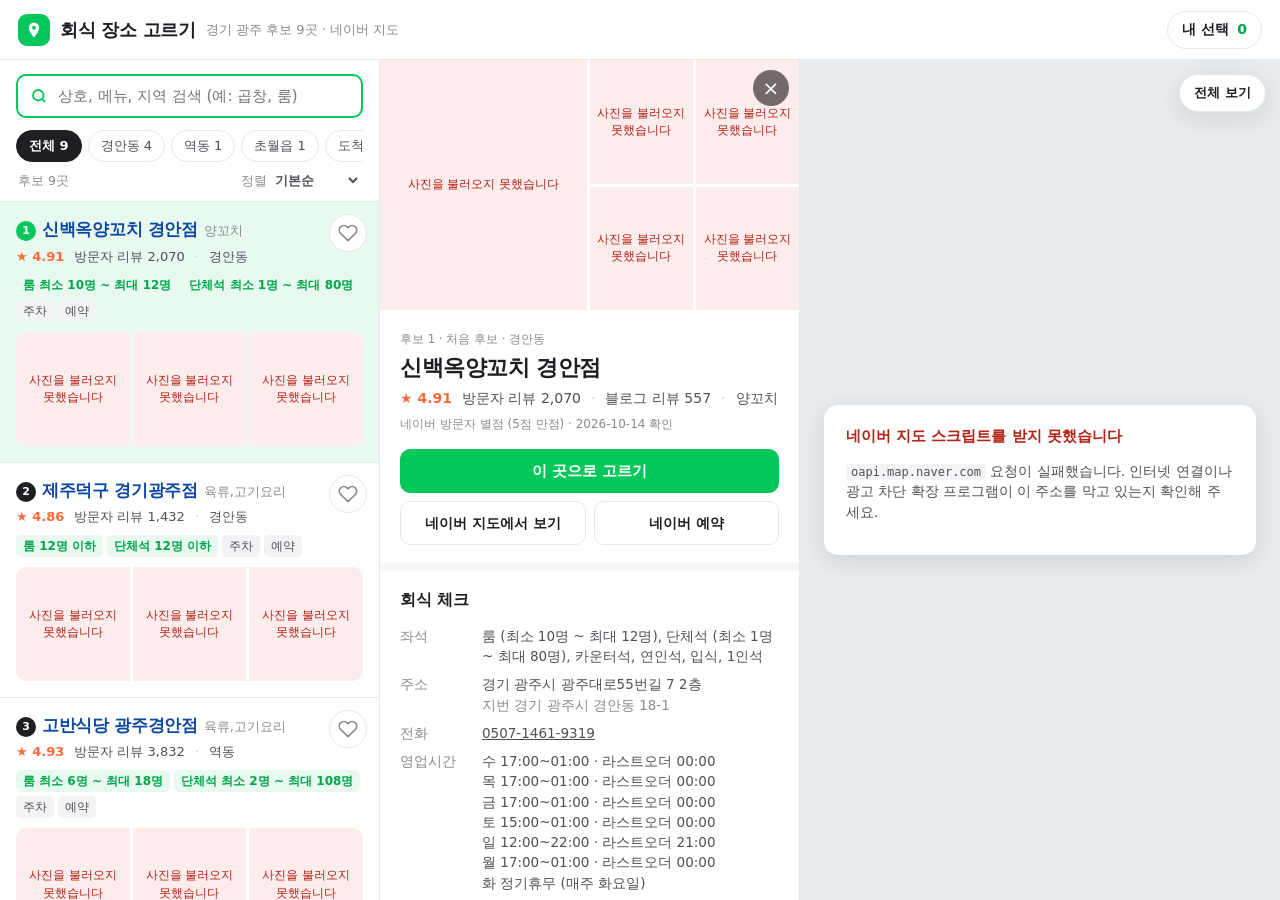
<file: dinnervote/index.html>
<!doctype html>
<html lang="ko">
<head>
<meta charset="utf-8">
<meta name="viewport" content="width=device-width,initial-scale=1,viewport-fit=cover">
<title>회식 장소 고르기 · 경기 광주</title>
<meta name="description" content="경기 광주 회식 후보를 네이버 지도와 사진으로 비교하고 고르는 페이지">
<link rel="icon" href="data:image/svg+xml,%3Csvg xmlns='http://www.w3.org/2000/svg' viewBox='0 0 32 32'%3E%3Crect width='32' height='32' rx='8' fill='%2303c75a'/%3E%3Cpath d='M16 6a7 7 0 0 0-7 7c0 5.2 7 13 7 13s7-7.8 7-13a7 7 0 0 0-7-7zm0 9.6a2.6 2.6 0 1 1 0-5.2 2.6 2.6 0 0 1 0 5.2z' fill='%23fff'/%3E%3C/svg%3E">
<style>
:root{
  --green:#03c75a;--green-d:#02a54b;--green-l:#e8f9ef;
  --ink:#1e1e23;--ink2:#505058;--ink3:#8a8a93;--line:#e6e8eb;--bg:#f5f6f8;
  --star:#ff6b3d;--warn:#fff4e5;--warn-ink:#9a5b00;--err:#fdecec;--err-ink:#b42318;
  --radius:14px;--shadow:0 6px 24px rgba(20,24,31,.12);
  font-family:Pretendard,"Apple SD Gothic Neo","Malgun Gothic","Noto Sans KR",system-ui,sans-serif;
}
*{box-sizing:border-box}
html,body{margin:0;height:100%;color:var(--ink);background:var(--bg);font-size:14px;line-height:1.5;-webkit-font-smoothing:antialiased}
button{font:inherit;color:inherit;cursor:pointer}
a{color:inherit}
img{display:block}
.sr{position:absolute;width:1px;height:1px;overflow:hidden;clip:rect(0 0 0 0)}

/* 상단 */
.top{height:60px;display:flex;align-items:center;gap:12px;padding:0 18px;background:#fff;border-bottom:1px solid var(--line);position:relative;z-index:5}
.brand{display:flex;align-items:center;gap:10px;min-width:0}
.brand .logo{width:32px;height:32px;border-radius:9px;background:var(--green);display:grid;place-items:center;flex:none}
.brand h1{margin:0;font-size:18px;letter-spacing:-.3px;white-space:nowrap}
.brand span{color:var(--ink3);font-size:13px;white-space:nowrap;overflow:hidden;text-overflow:ellipsis}
.top .grow{flex:1}
.pick-btn{display:flex;align-items:center;gap:8px;height:38px;padding:0 14px;border-radius:19px;border:1px solid var(--line);background:#fff;font-weight:600}
.pick-btn b{color:var(--green-d)}
.pick-btn:hover{border-color:var(--green)}

/* 본문 */
.app{display:flex;height:calc(100% - 60px);position:relative}
.list{width:380px;flex:none;display:flex;flex-direction:column;background:#fff;border-right:1px solid var(--line);z-index:3}
.detail{width:420px;flex:none;background:#fff;border-right:1px solid var(--line);overflow-y:auto;z-index:2;display:none;position:relative}
.app.has-detail .detail{display:block}
.mapwrap{flex:1;position:relative;min-width:0;isolation:isolate}
#map{width:100%;height:100%;background:#e9ecef}

/* 검색 · 필터 */
.tools{padding:14px 16px 10px;border-bottom:1px solid var(--line)}
.search{display:flex;align-items:center;gap:8px;height:44px;border:2px solid var(--green);border-radius:10px;padding:0 12px}
.search input{flex:1;border:0;outline:0;font:inherit;font-size:15px;min-width:0;background:transparent}
.search button{border:0;background:none;color:var(--ink3);font-size:18px;line-height:1;padding:4px;display:none}
.search.filled button{display:block}
.chips{display:flex;gap:6px;overflow-x:auto;padding:12px 0 2px;scrollbar-width:none}
.chips::-webkit-scrollbar{display:none}
.chip{flex:none;height:32px;padding:0 12px;border-radius:16px;border:1px solid var(--line);background:#fff;font-size:13px;color:var(--ink2)}
.chip[aria-pressed=true]{background:var(--ink);border-color:var(--ink);color:#fff;font-weight:600}
.sortbar{display:flex;align-items:center;justify-content:space-between;padding:8px 2px 0;color:var(--ink3);font-size:12.5px}
.sortbar select{border:0;background:none;font:inherit;color:var(--ink2);font-weight:600;cursor:pointer}
.cards{flex:1;overflow-y:auto}
.empty{padding:40px 20px;text-align:center;color:var(--ink3)}

/* 후보 카드 */
.card{padding:16px;border-bottom:1px solid var(--line);cursor:pointer;position:relative;outline:none}
.card:hover,.card:focus-visible{background:#fafbfc}
.card.on{background:var(--green-l)}
.card .row1{display:flex;align-items:baseline;gap:6px;padding-right:44px}
.card .num{flex:none;width:20px;height:20px;border-radius:50%;background:var(--ink);color:#fff;font-size:11px;font-weight:700;display:grid;place-items:center;transform:translateY(-1px)}
.card.on .num{background:var(--green)}
.card h3{margin:0;font-size:16.5px;letter-spacing:-.3px;color:#0d47a1}
.card .cat{color:var(--ink3);font-size:13px;white-space:nowrap}
.meta{display:flex;flex-wrap:wrap;align-items:center;gap:4px 10px;margin-top:4px;font-size:13px;color:var(--ink2)}
.star{color:var(--star);font-weight:700}
.star::before{content:"★ "}
.dot::before{content:"·";margin-right:10px;color:#c5c8ce}
.tags{display:flex;flex-wrap:wrap;gap:4px;margin-top:8px}
.tag{font-size:12px;padding:2px 7px;border-radius:5px;background:#f1f3f5;color:var(--ink2)}
.tag.g{background:var(--green-l);color:var(--green-d);font-weight:600}
.thumbs{display:grid;grid-template-columns:repeat(3,1fr);gap:3px;margin-top:10px;border-radius:10px;overflow:hidden}
.thumbs .ph{aspect-ratio:1/1}
.heart{position:absolute;top:12px;right:12px;width:38px;height:38px;border-radius:50%;border:1px solid var(--line);background:#fff;display:grid;place-items:center}
.heart svg{width:20px;height:20px;fill:none;stroke:var(--ink3);stroke-width:2}
.heart[aria-pressed=true]{border-color:var(--green);background:var(--green)}
.heart[aria-pressed=true] svg{stroke:#fff}

/* 사진 공통 */
.ph{position:relative;background:#eef0f3;overflow:hidden}
.ph img{width:100%;height:100%;object-fit:cover;transition:transform .25s}
.ph.fail{display:grid;place-items:center;text-align:center;font-size:11.5px;color:var(--err-ink);background:var(--err);padding:6px}
button.ph{border:0;padding:0}
button.ph:hover img{transform:scale(1.04)}

/* 상세 */
.d-close{position:sticky;top:0;z-index:2;display:flex;justify-content:flex-end;height:0}
.d-close button{margin:10px;width:36px;height:36px;border-radius:50%;border:0;background:rgba(0,0,0,.55);color:#fff;font-size:20px;line-height:1}
.hero{display:grid;grid-template-columns:2fr 1fr 1fr;grid-template-rows:1fr 1fr;gap:3px;height:250px}
.hero .ph:first-child{grid-row:span 2}
.hero .more{position:absolute;inset:0;background:rgba(0,0,0,.45);color:#fff;font-weight:700;font-size:15px;display:grid;place-items:center}
.d-body{padding:18px 20px 28px}
.d-head small{color:var(--ink3)}
.d-head h2{margin:2px 0 4px;font-size:22px;letter-spacing:-.5px}
.d-head .meta{font-size:14px}
.rating-src{margin-top:6px;font-size:12px;color:var(--ink3)}
.actions{display:grid;grid-template-columns:1fr 1fr;gap:8px;margin:16px 0 4px}
.btn{height:44px;display:flex;align-items:center;justify-content:center;gap:6px;border-radius:10px;border:1px solid var(--line);background:#fff;text-decoration:none;font-weight:600;font-size:14px}
.btn:hover{border-color:#c9ccd1}
.btn.primary{grid-column:1/-1;background:var(--green);border-color:var(--green);color:#fff;font-size:15px}
.btn.primary:hover{background:var(--green-d)}
.btn.primary.done{background:#fff;color:var(--green-d);border-color:var(--green)}
.sec{border-top:8px solid var(--bg);margin:18px -20px 0;padding:18px 20px 0}
.sec h4{margin:0 0 10px;font-size:15.5px}
.kv{display:grid;grid-template-columns:72px 1fr;gap:8px 10px;font-size:13.5px}
.kv dt{color:var(--ink3)}
.kv dd{margin:0;color:var(--ink2);white-space:pre-line;word-break:keep-all}
.hours{margin:0;padding:0;list-style:none}
.menu{list-style:none;margin:0;padding:0}
.menu li{display:flex;justify-content:space-between;gap:12px;padding:8px 0;border-bottom:1px dashed var(--line);font-size:13.5px}
.menu li:last-child{border-bottom:0}
.menu .price{flex:none;font-weight:700}
.kw{list-style:none;margin:0;padding:0;display:grid;gap:6px}
.kw li{position:relative;padding:7px 10px;border-radius:8px;background:#f6f7f9;font-size:13px;display:flex;justify-content:space-between;overflow:hidden}
.kw li i{position:absolute;inset:0 auto 0 0;background:#e3f6ea;z-index:0}
.kw li span{position:relative}
.gallery{display:grid;grid-template-columns:repeat(3,1fr);gap:4px}
.gallery .ph{aspect-ratio:1/1;border-radius:6px}
.gallery .cap{position:absolute;left:0;right:0;bottom:0;padding:14px 6px 4px;background:linear-gradient(transparent,rgba(0,0,0,.6));color:#fff;font-size:11px;text-align:left;white-space:nowrap;overflow:hidden;text-overflow:ellipsis}
.short{margin-top:8px;padding:10px 12px;border-radius:8px;background:var(--warn);color:var(--warn-ink);font-size:12.5px}
.evidence{font-size:13px;color:var(--ink2);margin:0 0 10px}
.links{display:flex;flex-direction:column;gap:6px}
.links a{display:flex;justify-content:space-between;padding:10px 12px;border-radius:8px;border:1px solid var(--line);text-decoration:none;font-size:13px}
.links a:hover{border-color:var(--green)}
.links a span:last-child{color:var(--ink3)}

/* 지도 위 요소 */
.map-tools{position:absolute;right:14px;top:14px;display:flex;flex-direction:column;gap:8px;z-index:1}
.map-tools button{height:38px;padding:0 14px;border-radius:19px;border:1px solid var(--line);background:#fff;box-shadow:var(--shadow);font-weight:600;font-size:13px}
.map-msg{position:absolute;left:50%;top:50%;transform:translate(-50%,-50%);width:min(440px,90%);background:#fff;border-radius:var(--radius);box-shadow:var(--shadow);padding:20px 22px;z-index:2;font-size:13.5px;color:var(--ink2);display:none}
.map-msg.show{display:block}
.map-msg strong{display:block;color:var(--err-ink);font-size:15px;margin-bottom:6px}
.map-msg code{font-size:12px;background:#f3f4f6;padding:1px 5px;border-radius:4px;word-break:break-all}
.pin{position:relative;transform:translate(-50%,-100%);display:flex;flex-direction:column;align-items:center;cursor:pointer;user-select:none}
.pin .bub{display:flex;align-items:center;gap:6px;padding:5px 10px 5px 5px;border-radius:18px;background:#fff;border:2px solid var(--green);box-shadow:0 3px 10px rgba(0,0,0,.18);white-space:nowrap;font-size:12.5px;font-weight:700;color:var(--ink)}
.pin .n{width:20px;height:20px;border-radius:50%;background:var(--green);color:#fff;display:grid;place-items:center;font-size:11px}
.pin .s{color:var(--star);font-weight:700}
.pin .tail{width:10px;height:10px;background:#fff;border-right:2px solid var(--green);border-bottom:2px solid var(--green);transform:translateY(-6px) rotate(45deg)}
.pin .lbl{display:inline}
.zoom-out .pin .lbl{display:none}
.zoom-out .pin .bub{padding:5px}
.pin.on{z-index:10}
.pin.on .bub{background:var(--green);color:#fff;transform:scale(1.08)}
.pin.on .n{background:#fff;color:var(--green-d)}
.pin.on .s{color:#fff}
.pin.on .lbl{display:inline}
.pin.on .bub{padding:5px 10px 5px 5px}
.pin.on .tail{background:var(--green)}
.pin.hover .bub{border-color:var(--ink)}
.cluster{transform:translate(-50%,-50%);min-width:46px;height:46px;padding:0 12px;border-radius:23px;background:var(--ink);color:#fff;border:3px solid #fff;box-shadow:0 3px 12px rgba(0,0,0,.3);display:flex;align-items:center;justify-content:center;font-weight:700;font-size:13px;white-space:nowrap;cursor:pointer}
.cluster.on{background:var(--green)}

/* 내 선택 */
.drawer{position:fixed;inset:0;z-index:30;display:none}
.drawer.show{display:block}
.drawer .dim{position:absolute;inset:0;background:rgba(0,0,0,.35)}
.drawer .panel{position:absolute;right:0;top:0;bottom:0;width:min(400px,100%);background:#fff;display:flex;flex-direction:column;box-shadow:var(--shadow)}
.drawer header{display:flex;align-items:center;justify-content:space-between;padding:16px 18px;border-bottom:1px solid var(--line)}
.drawer header h3{margin:0;font-size:17px}
.drawer header button{border:0;background:none;font-size:22px;line-height:1}
.drawer .body{flex:1;overflow-y:auto;padding:16px 18px}
.notice{padding:12px 14px;border-radius:10px;background:var(--warn);color:var(--warn-ink);font-size:13px;margin-bottom:14px}
.picked{list-style:none;padding:0;margin:0 0 16px}
.picked li{display:flex;align-items:center;gap:10px;padding:10px 0;border-bottom:1px solid var(--line)}
.picked .ph{width:52px;height:52px;border-radius:8px;flex:none}
.picked div{flex:1;min-width:0}
.picked b{display:block;font-size:14px}
.picked small{color:var(--ink3)}
.picked button{border:1px solid var(--line);background:#fff;border-radius:8px;height:32px;padding:0 10px;font-size:12.5px}
.drawer .foot{padding:14px 18px;border-top:1px solid var(--line);display:grid;gap:8px}
.toast{position:fixed;left:50%;bottom:28px;transform:translate(-50%,20px);background:var(--ink);color:#fff;padding:10px 16px;border-radius:20px;font-size:13.5px;opacity:0;transition:.2s;z-index:60;pointer-events:none}
.toast.show{opacity:1;transform:translate(-50%,0)}

/* 사진 확대 */
.lb{position:fixed;inset:0;z-index:50;background:rgba(10,10,12,.94);display:none;flex-direction:column;color:#fff}
.lb.show{display:flex}
.lb-top{display:flex;align-items:center;justify-content:space-between;padding:14px 18px;font-size:14px}
.lb-top button{border:0;background:none;color:#fff;font-size:26px;line-height:1;padding:4px 8px}
.lb-stage{flex:1;position:relative;display:flex;align-items:center;justify-content:center;min-height:0;padding:0 64px}
.lb-stage img{max-width:100%;max-height:100%;object-fit:contain;border-radius:4px}
.lb-stage .fail{color:#ffb4ab;text-align:center}
.lb-nav{position:absolute;top:50%;transform:translateY(-50%);width:48px;height:48px;border-radius:50%;border:0;background:rgba(255,255,255,.14);color:#fff;font-size:24px}
.lb-nav:hover{background:rgba(255,255,255,.26)}
.lb-prev{left:10px}.lb-next{right:10px}
.lb-cap{padding:12px 18px 6px;text-align:center;font-size:13.5px;color:#d7d7db}
.lb-cap a{color:#8fe3b0}
.lb-strip{display:flex;gap:6px;justify-content:center;padding:8px 12px 16px;overflow-x:auto}
.lb-strip button{flex:none;width:54px;height:54px;padding:0;border:2px solid transparent;border-radius:6px;overflow:hidden;opacity:.55;background:#333}
.lb-strip button.on{border-color:var(--green);opacity:1}
.lb-strip img{width:100%;height:100%;object-fit:cover}

/* 모바일 */
.mobile-back{display:none}
@media (max-width:1100px){
  .detail{position:absolute;left:380px;top:0;bottom:0;box-shadow:var(--shadow)}
}
@media (max-width:760px){
  .top{height:54px;padding:0 12px}
  .brand span{display:none}
  .brand h1{font-size:16px}
  .app{flex-direction:column;height:calc(100% - 54px)}
  .mapwrap{flex:none;height:38vh;order:-1}
  .list{width:auto;flex:1;min-height:0;border-right:0}
  .detail{position:fixed;inset:0;width:auto;z-index:20;box-shadow:none}
  .hero{height:220px}
  .lb-stage{padding:0 8px}
  .lb-nav{background:rgba(0,0,0,.4)}
}
</style>
</head>
<body>
<header class="top">
  <div class="brand">
    <div class="logo" aria-hidden="true"><svg width="18" height="18" viewBox="0 0 24 24"><path fill="#fff" d="M12 2a7 7 0 0 0-7 7c0 5.2 7 13 7 13s7-7.8 7-13a7 7 0 0 0-7-7zm0 9.6A2.6 2.6 0 1 1 12 6.4a2.6 2.6 0 0 1 0 5.2z"/></svg></div>
    <h1>회식 장소 고르기</h1>
    <span id="subtitle"></span>
  </div>
  <div class="grow"></div>
  <button class="pick-btn" id="openPicks" type="button">내 선택 <b id="pickCount">0</b></button>
</header>

<div class="app" id="app">
  <section class="list" aria-label="후보 목록">
    <div class="tools">
      <label class="search" id="searchBox">
        <span class="sr">후보 검색</span>
        <svg width="18" height="18" viewBox="0 0 24 24" fill="none" stroke="#03c75a" stroke-width="2.4" aria-hidden="true"><circle cx="11" cy="11" r="7"/><path d="m20 20-3.5-3.5"/></svg>
        <input id="q" type="search" placeholder="상호, 메뉴, 지역 검색 (예: 곱창, 룸)" autocomplete="off">
        <button type="button" id="clearQ" aria-label="검색어 지우기">×</button>
      </label>
      <div class="chips" id="chips" role="group" aria-label="지역 필터"></div>
      <div class="sortbar">
        <span id="count"></span>
        <label>정렬 <select id="sort">
          <option value="default">기본순</option>
          <option value="score">별점 높은순</option>
          <option value="reviews">리뷰 많은순</option>
        </select></label>
      </div>
    </div>
    <div class="cards" id="cards"></div>
  </section>

  <section class="detail" id="detail" aria-label="식당 상세"></section>

  <section class="mapwrap" aria-label="지도">
    <div id="map"></div>
    <div class="map-tools">
      <button type="button" id="fitAll">전체 보기</button>
    </div>
    <div class="map-msg" id="mapMsg" role="alert"></div>
  </section>
</div>

<div class="drawer" id="drawer" aria-hidden="true">
  <div class="dim" data-close></div>
  <div class="panel" role="dialog" aria-modal="true" aria-labelledby="drawerTitle">
    <header><h3 id="drawerTitle">내가 고른 후보</h3><button type="button" data-close aria-label="닫기">×</button></header>
    <div class="body">
      <div class="notice">이 선택은 <b>지금 쓰는 브라우저에만</b> 저장됩니다. 팀 전체 투표 집계는 아직 없습니다. 아래 버튼으로 문구를 복사해 단톡방에 붙여 넣어 주세요.</div>
      <ul class="picked" id="picked"></ul>
    </div>
    <div class="foot">
      <button class="btn primary" type="button" id="copyMine">내 선택 문구 복사</button>
      <button class="btn" type="button" id="copyAll">전체 후보 목록 복사 (단톡 투표 만들기용)</button>
    </div>
  </div>
</div>

<div class="lb" id="lb" role="dialog" aria-modal="true" aria-label="사진 크게 보기">
  <div class="lb-top"><span id="lbTitle"></span><button type="button" id="lbClose" aria-label="닫기">×</button></div>
  <div class="lb-stage" id="lbStage">
    <button class="lb-nav lb-prev" type="button" id="lbPrev" aria-label="이전 사진">‹</button>
    <img id="lbImg" alt="">
    <button class="lb-nav lb-next" type="button" id="lbNext" aria-label="다음 사진">›</button>
  </div>
  <div class="lb-cap" id="lbCap"></div>
  <div class="lb-strip" id="lbStrip"></div>
</div>

<div class="toast" id="toast" role="status"></div>

<script>
const PLACES = /*PLACES_START*/[
 {
  "id": "2048789372",
  "name": "신백옥양꼬치 경안점",
  "naverName": "신백옥양꼬치 경안점",
  "givenName": "신백옥양꼬치",
  "group": "처음 후보",
  "category": "양꼬치",
  "area": "경안동",
  "roadAddress": "경기 광주시 광주대로55번길 7 2층",
  "jibunAddress": "경기 광주시 경안동 18-1",
  "lat": 37.4115148,
  "lng": 127.2593304,
  "phone": "0507-1461-9319",
  "conveniences": [
   "단체 이용 가능",
   "무선 인터넷",
   "예약",
   "남/녀 화장실 구분",
   "유아의자",
   "주차"
  ],
  "seats": [
   {
    "name": "룸",
    "desc": "최소 10명 ~ 최대 12명"
   },
   {
    "name": "단체석",
    "desc": "최소 1명 ~ 최대 80명"
   },
   {
    "name": "카운터석",
    "desc": ""
   },
   {
    "name": "연인석",
    "desc": ""
   },
   {
    "name": "입식",
    "desc": ""
   },
   {
    "name": "1인석",
    "desc": ""
   }
  ],
  "parking": "[경기광주맛집][경안동맛집] 신백옥양꼬치 경안점 주차 안내\n\n본 건물 주차장 최대 6대 주차 가능\n\n가게 주차장이 만차일 경우\n경안동 인쌩맥주 맞은편 디디주차장을 이용해주세요.\n\n주차 후 사진을 찍어 직원에게 보여주시면\n1시간 3,000원 주차 지원해드립니다.\n\n※ 테이블당 1대 기준\n\n저희 매장을 방문 해 주시는 모든 손님분들께 진심으로 감사드립니다.\n\n한번 방문 하시고 안오시는 매장이 아닌 가족,지인분들과 편하게 방문 하실 수 있도록 항상 최고의 서비스, 최선의 응대로 손님 한분 한분 소중하게 모시겠습니다.\n\n감사합니다!",
  "hours": [
   {
    "day": "수",
    "text": "17:00~01:00 · 라스트오더 00:00"
   },
   {
    "day": "목",
    "text": "17:00~01:00 · 라스트오더 00:00"
   },
   {
    "day": "금",
    "text": "17:00~01:00 · 라스트오더 00:00"
   },
   {
    "day": "토",
    "text": "15:00~01:00 · 라스트오더 00:00"
   },
   {
    "day": "일",
    "text": "12:00~22:00 · 라스트오더 21:00"
   },
   {
    "day": "월",
    "text": "17:00~01:00 · 라스트오더 00:00"
   },
   {
    "day": "화",
    "text": "정기휴무 (매주 화요일)"
   }
  ],
  "intro": "꿔바로우와 함께하는 즐거움",
  "menus": [
   {
    "name": "양고기 손질 10시간의 차이",
    "price": "가격 변동",
    "recommend": false
   },
   {
    "name": "고수무료",
    "price": "무료",
    "recommend": false
   },
   {
    "name": "토마토 계란탕 무료",
    "price": "무료",
    "recommend": false
   },
   {
    "name": "정통 오리지널 양꼬치",
    "price": "17,000원",
    "recommend": false
   },
   {
    "name": "커플 가성비 세트(2인)",
    "price": "58,000원",
    "recommend": false
   },
   {
    "name": "시그니처 삼색 꿔바로우",
    "price": "25,000원",
    "recommend": false
   },
   {
    "name": "유타오",
    "price": "5,000원",
    "recommend": false
   },
   {
    "name": "크림 뚱보샤",
    "price": "14,000원",
    "recommend": false
   }
  ],
  "rating": {
   "platform": "네이버 방문자 별점",
   "score": 4.91,
   "visitorReviews": 2070,
   "blogReviews": 557,
   "checkedAt": "2026-10-14"
  },
  "keywords": [
   {
    "text": "음식이 맛있어요",
    "count": 1920
   },
   {
    "text": "고기 질이 좋아요",
    "count": 1634
   },
   {
    "text": "매장이 넓어요",
    "count": 858
   },
   {
    "text": "친절해요",
    "count": 820
   },
   {
    "text": "인테리어가 멋져요",
    "count": 623
   }
  ],
  "bookingUrl": "https://m.booking.naver.com/booking/6/bizes/1604147",
  "placeUrl": "https://map.naver.com/p/entry/place/2048789372",
  "sources": [
   {
    "label": "제공된 네이버 지도 링크",
    "url": "https://naver.me/xdj0CXxr"
   }
  ],
  "matchNote": "제공된 짧은 지도 링크가 이 매장(플레이스 2048789372)으로 연결됩니다.",
  "photos": [
   {
    "url": "https://ldb-phinf.pstatic.net/20260819_246/1787143729704F5A19_JPEG/DSC08834.jpg",
    "caption": "신백옥양꼬치 경안점",
    "kind": "업체 등록",
    "author": "",
    "date": "",
    "link": "https://m.place.naver.com/restaurant/2048789372/photo"
   },
   {
    "url": "https://ldb-phinf.pstatic.net/20260819_268/1787143729571Chi2Y_JPEG/DSC08674.jpg",
    "caption": "신백옥양꼬치 경안점",
    "kind": "업체 등록",
    "author": "",
    "date": "",
    "link": "https://m.place.naver.com/restaurant/2048789372/photo"
   },
   {
    "url": "https://pup-review-phinf.pstatic.net/MjAyNjEwMTFfMjQz/MDAxNzkxNzE1MDM4MTAx.jR0buw5pcUoxws6QkywAY2-fNtuioHbQC-1nCzVxe2kg.r19hOt0EkqopCwHTTbllMeNs8ZX-6jHDwOgc240YX6cg.JPEG/DCD91C63-C1F5-4C34-9EE0-524AC6A4B0EB.jpeg",
    "caption": "내부",
    "kind": "방문자",
    "author": "Guri0",
    "date": "2026.10.11",
    "link": "https://m.place.naver.com/restaurant/2048789372/photo"
   },
   {
    "url": "https://blogfiles.pstatic.net/MjAyNjA1MjZfMTYy/MDAxNzc5NzUyMDg0MDc0.1Sc1q1h-Bh-zlrC49HOwzOXGZR3hJbVUCDEJ6TAs420g.WCEnvDB1L-3i4ujE0GiSgczDdDXhUg2bIJSH01E17kUg.JPEG/IMG%EF%BC%BF8547.jpg/900x1200",
    "caption": "음식·음료",
    "kind": "방문자",
    "author": "이녜",
    "date": "2026.05.27",
    "link": "https://blog.naver.com/in_hye0128/224297725992"
   },
   {
    "url": "https://blogfiles.pstatic.net/MjAyNjA2MTVfMjU1/MDAxNzgxNTA4NTU5MjA4.YeI3U2n2daLduP2wy6Ca987ICt_AJ9v8vtoroXy8a7Ag.h-E0XbmRa7Lm8vyLA_bV3_yOWomxptjXdEEAIMDjFMAg.JPEG/%EC%8B%A0%EB%B0%B1%EC%98%A5_%EC%96%91%EA%BC%AC%EC%B9%98_15.jpg/2048x1702",
    "caption": "어향육슬",
    "kind": "방문자",
    "author": "쭙쓰쭙쓰",
    "date": "2026.06.15",
    "link": "https://blog.naver.com/syj3933/224316618489"
   },
   {
    "url": "https://blogfiles.pstatic.net/MjAyNjA4MDNfMjQz/MDAxNzg1NzEzODI3MTIy.LKW_zvr6sMP75oOFRp4-ss7iFbFi56mzKfYtF71R-Ygg.T_YTcwZuAg6lqe0ISXhqcqMxfkoStOTUobSqb4_J97Ig.JPEG/IMG%EF%BC%BF3274.jpg/900x676",
    "caption": "옥수수온면",
    "kind": "방문자",
    "author": "깜자도리",
    "date": "2026.08.06",
    "link": "https://blog.naver.com/dpfud767/224369616590"
   },
   {
    "url": "https://blogfiles.pstatic.net/MjAyNjA4MDFfMTE5/MDAxNzg1NTg1OTUzOTA5.ICMWp0zhgLWrA1-t_I73KQ4yecg9oKhTMUpfHM5QAE4g.T4MD44heKPlew1GyuH1Cp_ShV6q3ZMqk1DyTZNT6cLIg.JPEG/IMG_6278.JPG/6000x3368",
    "caption": "꿔바로우",
    "kind": "방문자",
    "author": "혜스츄립",
    "date": "2026.08.01",
    "link": "https://blog.naver.com/joah_09/224365112252"
   },
   {
    "url": "https://blogfiles.pstatic.net/MjAyNjA1MDJfOTMg/MDAxNzc3NzA1OTE4ODgz._8-gyUvnE1x2qhOD36ZwtFgWCUfZWHkR6m2t8e0cEbwg.UUoRx4skCiHnusY2WS6dW2fZiKmKMogFz-hBxly-aLgg.PNG/image.png/750x500",
    "caption": "향라닭날개",
    "kind": "방문자",
    "author": "앤디스톤",
    "date": "2026.05.02",
    "link": "https://blog.naver.com/and_this_stone/224272518700"
   },
   {
    "url": "https://blogfiles.pstatic.net/MjAyNjAyMDdfMTg0/MDAxNzcwNDI3NTU1ODY0.7QePssWU-ditNsnEVEI0wDrIa2XyY-wTcwURA1itLSwg.hZ8Go65K-qz614bPunkm1a7068f_mEsEmEXCsKEZ1LUg.PNG/image.png/1023x1024",
    "caption": "양갈비",
    "kind": "방문자",
    "author": "mm",
    "date": "2026.02.07",
    "link": "https://blog.naver.com/mnadiflw/224174921737"
   },
   {
    "url": "https://ldb-phinf.pstatic.net/20260528_217/177996114385173Ge7_JPEG/1eeffd2a-0a0a-4469-a825-24dbb508a1b3.jpg",
    "caption": "양고기 손질 10시간의 차이",
    "kind": "업체 등록 메뉴",
    "author": "",
    "date": "",
    "link": "https://m.place.naver.com/restaurant/2048789372/photo"
   }
  ]
 },
 {
  "id": "1158089499",
  "name": "제주덕구 경기광주점",
  "naverName": "제주덕구 경기광주점",
  "givenName": "제주덕구",
  "group": "처음 후보",
  "category": "육류,고기요리",
  "area": "경안동",
  "roadAddress": "경기 광주시 광주대로71번길 20-22 1, 2층",
  "jibunAddress": "경기 광주시 경안동 66-4",
  "lat": 37.4124664,
  "lng": 127.2584116,
  "phone": "0507-1355-6446",
  "conveniences": [
   "단체 이용 가능",
   "무선 인터넷",
   "남/녀 화장실 구분",
   "대기공간",
   "예약",
   "포장",
   "유아의자",
   "간편결제",
   "주차"
  ],
  "seats": [
   {
    "name": "룸",
    "desc": "12명 이하"
   },
   {
    "name": "입식",
    "desc": ""
   },
   {
    "name": "루프탑",
    "desc": ""
   },
   {
    "name": "단체석",
    "desc": "12명 이하"
   }
  ],
  "parking": "매장 입구 앞 공터 주차장 이용 가능합니다.\n\n매장 전화문의 주시면 친절하게 답변드리겠습니다.",
  "hours": [
   {
    "day": "수",
    "text": "11:00~22:00"
   },
   {
    "day": "목",
    "text": "11:00~22:00"
   },
   {
    "day": "금",
    "text": "11:00~23:00"
   },
   {
    "day": "토",
    "text": "11:00~23:00"
   },
   {
    "day": "일",
    "text": "11:00~22:00"
   },
   {
    "day": "월",
    "text": "11:00~22:00"
   },
   {
    "day": "화",
    "text": "11:00~22:00"
   }
  ],
  "intro": "직접 구워주는 편안한 고기 한 상",
  "menus": [
   {
    "name": "[점심특선] 제주 생고기 김치찌개",
    "price": "10,000원",
    "recommend": false
   },
   {
    "name": "제주오겹살(200g)",
    "price": "19,000원",
    "recommend": false
   },
   {
    "name": "제주목살(200g)",
    "price": "19,000원",
    "recommend": false
   },
   {
    "name": "꽃갈비살",
    "price": "19,000원",
    "recommend": false
   },
   {
    "name": "제주산멜조림",
    "price": "8,000원",
    "recommend": false
   },
   {
    "name": "제주항정살(160g)",
    "price": "19,000원",
    "recommend": false
   },
   {
    "name": "제주가브리살(160g)",
    "price": "19,000원",
    "recommend": false
   },
   {
    "name": "열무 비빔국수",
    "price": "8,000원",
    "recommend": false
   }
  ],
  "rating": {
   "platform": "네이버 방문자 별점",
   "score": 4.86,
   "visitorReviews": 1432,
   "blogReviews": 336,
   "checkedAt": "2026-10-14"
  },
  "keywords": [
   {
    "text": "음식이 맛있어요",
    "count": 1335
   },
   {
    "text": "고기 질이 좋아요",
    "count": 1191
   },
   {
    "text": "인테리어가 멋져요",
    "count": 694
   },
   {
    "text": "친절해요",
    "count": 530
   },
   {
    "text": "직접 잘 구워줘요",
    "count": 323
   }
  ],
  "bookingUrl": "https://m.booking.naver.com/booking/6/bizes/1331570",
  "placeUrl": "https://map.naver.com/p/entry/place/1158089499",
  "sources": [
   {
    "label": "hoshea1 블로그",
    "url": "https://blog.naver.com/hoshea1/224430217833"
   }
  ],
  "matchNote": "블로그 본문에 첨부된 지도가 이 매장입니다.",
  "photos": [
   {
    "url": "https://ldb-phinf.pstatic.net/20250228_94/1740742524284UUj4z_JPEG/DSC06715.jpg",
    "caption": "제주덕구 경기광주점",
    "kind": "업체 등록",
    "author": "",
    "date": "",
    "link": "https://m.place.naver.com/restaurant/1158089499/photo"
   },
   {
    "url": "https://ldb-phinf.pstatic.net/20251227_78/1766773629021qKo8U_JPEG/23110.jpg",
    "caption": "제주덕구 경기광주점",
    "kind": "업체 등록",
    "author": "",
    "date": "",
    "link": "https://m.place.naver.com/restaurant/1158089499/photo"
   },
   {
    "url": "https://blogfiles.pstatic.net/MjAyNjEwMDlfMjQw/MDAxNzkxNDc0ODgwMjg1.jQrBu3EDDI-vj1x8eCZcj9qRf_IXucJy1BJwQzvGBuYg.9KM75T7bGGtzyEIW4cAxyn5vTl3Ip_RDRKPtFowh3kIg.JPEG/IMG%EF%BC%BF4007.jpg/900x676",
    "caption": "내부",
    "kind": "방문자",
    "author": "잉정",
    "date": "2026.10.09",
    "link": "https://blog.naver.com/greenote_/224436027689"
   },
   {
    "url": "https://blogfiles.pstatic.net/MjAyNjA4MThfMjgg/MDAxNzg3MDMyODcyODQ3.OoA3js0EYHGtCNG8y-yMI6VpZi0VtFQbsuayt5DjT1kg.5Lw2aAs0bjF7h-l3WviNnaovUTgcSXTqNvnpvsvOMv0g.JPEG/IMG_5242.JPG/900x675",
    "caption": "음식·음료",
    "kind": "방문자",
    "author": "구름이",
    "date": "2026.08.18",
    "link": "https://blog.naver.com/hanyong386/224382233897"
   },
   {
    "url": "https://blogfiles.pstatic.net/MjAyNjA5MTZfNjAg/MDAxNzg5NTM3MDc4MDgy.xOhg2y-uAYfjwUSDMLMzgLUH2UCWmcyj-qEvBHR5hF8g.S40yaQK5c4-BIR_dO3Ifw8MC4oPHnrVWHsN9IbVq7mwg.JPEG/IMG%EF%BC%BF3965.JPG/900x1200",
    "caption": "항정살",
    "kind": "방문자",
    "author": "니니비니",
    "date": "2026.09.16",
    "link": "https://blog.naver.com/ninibni/224413757523"
   },
   {
    "url": "https://blogfiles.pstatic.net/MjAyNjA5MTZfMTE1/MDAxNzg5NTM3MDc3OTQx.lTxq0RmOev39X-tISm_hiTjFor_KzKYwGgqdAU-yeyAg.H2JJZ0uztlLJuyWdsg-qsx4g-D-ZtEqj_fxMZFOqBK8g.JPEG/IMG%EF%BC%BF3963.JPG/900x1200",
    "caption": "볶음밥",
    "kind": "방문자",
    "author": "니니비니",
    "date": "2026.09.16",
    "link": "https://blog.naver.com/ninibni/224413757523"
   },
   {
    "url": "https://pup-review-phinf.pstatic.net/MjAyNTEyMThfMjAw/MDAxNzY2MDU0MjY1NDgz.DxDHPz6c0pEb4U4VsT1H1iU0P7mX3oJJ8CLlB_nzsJog.NHn9PzxoNVx4PI-RnwET7QH9h7AuXLl1lBpkUiix5A8g.JPEG/60890581-EF65-4B9A-BB48-64A3A75DC464.jpeg",
    "caption": "오겹살",
    "kind": "방문자",
    "author": "뽄나",
    "date": "2025.12.17",
    "link": "https://m.place.naver.com/restaurant/1158089499/photo"
   },
   {
    "url": "https://blogfiles.pstatic.net/MjAyNjAxMTRfMTg0/MDAxNzY4NDAwOTk5OTk4.Nh2Cy_daLKhiBs7BgxIALstu8tDsIdForNiYd0Udprsg.T7JlVhysblNAzX-cpMc-kdH5-WH3kX3lLBrBR-BQFG4g.JPEG/IMG%EF%BC%BF0398.jpg/900x1200",
    "caption": "김치말이국수",
    "kind": "방문자",
    "author": "다찌",
    "date": "2026.01.15",
    "link": "https://blog.naver.com/sun_ca_kr/224147207780"
   },
   {
    "url": "https://pup-review-phinf.pstatic.net/MjAyNTA3MjlfMjMx/MDAxNzUzNzg4MDc5NTc0.tlus9R4DMl3hK4IB_c--Dek4xF8YDYBkA4FIoWkeiRIg.Ooyyiqk68hAQmul-Ov73O-mILv2qzW5mq6MY1qrnX2Ag.JPEG/20250729_201750.jpg.jpg",
    "caption": "찌개",
    "kind": "방문자",
    "author": "미르1138",
    "date": "2025.07.29",
    "link": "https://m.place.naver.com/restaurant/1158089499/photo"
   },
   {
    "url": "https://ldb-phinf.pstatic.net/20260809_209/1786274389793YcOnS_JPEG/1000000252.jpg",
    "caption": "[점심특선] 제주 생고기 김치찌개",
    "kind": "업체 등록 메뉴",
    "author": "",
    "date": "",
    "link": "https://m.place.naver.com/restaurant/1158089499/photo"
   }
  ]
 },
 {
  "id": "1943239597",
  "name": "고반식당 광주경안점",
  "naverName": "고반식당 광주경안점",
  "givenName": "고반",
  "group": "처음 후보",
  "category": "육류,고기요리",
  "area": "역동",
  "roadAddress": "경기 광주시 중앙로 95-11 2호동 1층",
  "jibunAddress": "경기 광주시 역동 8-31",
  "lat": 37.4079046,
  "lng": 127.258275,
  "phone": "0507-1386-1540",
  "conveniences": [
   "단체 이용 가능",
   "예약",
   "남/녀 화장실 구분",
   "무선 인터넷",
   "주차"
  ],
  "seats": [
   {
    "name": "룸",
    "desc": "최소 6명 ~ 최대 18명"
   },
   {
    "name": "단체석",
    "desc": "최소 2명 ~ 최대 108명"
   }
  ],
  "parking": "고반식당광주경안점 주차안내 입니다\n\n*주차타워- 광주 중앙로 95-11\n2시간 무료 / 이후 30분당 1000원\n오후 9시까지 이용가능 대형차랑(산타페 ,카니발 등) 이용불가\n\n☆ 매장 건물에 위치 하여 편리하고\n일찍 도착하시는 분들이 사용하시기에 편합니다\n\n*경안시장 공영주차장- 광주 중앙로 103-5\n1시간30분 무료 이후 10분당 300원\n12시까지 가능 1일 최대 7000원 / 평일 주말 모두 이용가능 차종무관\n\n☆주차장에서 새마을금고 사잇길로 1분거리\n 차종 요일 제약이 없어 많이 이용하십니다\n\n*새빛주차장-역동 15-19\n 1시간30분 무료 이후 10분당 500원\n오후 6시-10시 1일 최대 30,000원 / 평일 저녁만 가능 차종무관\n\n☆주차장에서 2분거리\n평일 저녁에만 사용 가능 합니다",
  "hours": [
   {
    "day": "수",
    "text": "16:00~23:00 · 라스트오더 22:30"
   },
   {
    "day": "목",
    "text": "16:00~23:00 · 라스트오더 22:30"
   },
   {
    "day": "금",
    "text": "16:00~23:00 · 라스트오더 22:30"
   },
   {
    "day": "토",
    "text": "12:00~23:00 · 라스트오더 22:30"
   },
   {
    "day": "일",
    "text": "12:00~23:00 · 라스트오더 22:30"
   },
   {
    "day": "월",
    "text": "16:00~23:00 · 라스트오더 22:30"
   },
   {
    "day": "화",
    "text": "16:00~23:00 · 라스트오더 22:30"
   }
  ],
  "intro": "",
  "menus": [
   {
    "name": "한마리모둠",
    "price": "118,000원",
    "recommend": false
   },
   {
    "name": "패밀리모둠",
    "price": "85,000원",
    "recommend": false
   },
   {
    "name": "커플모둠",
    "price": "52,000원",
    "recommend": false
   },
   {
    "name": "스페셜 한우 모둠",
    "price": "135,000원",
    "recommend": false
   },
   {
    "name": "명품 숙성 생삼겹살",
    "price": "16,000원",
    "recommend": false
   },
   {
    "name": "숙성생목살",
    "price": "16,000원",
    "recommend": false
   },
   {
    "name": "명품 돈치맛살 (항정살)",
    "price": "18,000원",
    "recommend": false
   },
   {
    "name": "엄선한 등심덧살(가브리살)",
    "price": "17,000원",
    "recommend": false
   }
  ],
  "rating": {
   "platform": "네이버 방문자 별점",
   "score": 4.93,
   "visitorReviews": 3832,
   "blogReviews": 443,
   "checkedAt": "2026-10-14"
  },
  "keywords": [
   {
    "text": "음식이 맛있어요",
    "count": 3277
   },
   {
    "text": "고기 질이 좋아요",
    "count": 2965
   },
   {
    "text": "친절해요",
    "count": 1671
   },
   {
    "text": "직접 잘 구워줘요",
    "count": 1631
   },
   {
    "text": "매장이 넓어요",
    "count": 1487
   }
  ],
  "bookingUrl": "https://m.booking.naver.com/booking/6/bizes/896515",
  "placeUrl": "https://map.naver.com/p/entry/place/1943239597",
  "sources": [
   {
    "label": "seohoun98 블로그",
    "url": "https://blog.naver.com/seohoun98/224329238891"
   }
  ],
  "matchNote": "블로그 본문에 첨부된 지도가 이 매장입니다.",
  "photos": [
   {
    "url": "https://ldb-phinf.pstatic.net/20250917_115/1758121039921JjI0S_GIF/ezgif.com-optimize_%B9%F6%C0%FC_3.gif",
    "caption": "고반식당 광주경안점",
    "kind": "업체 등록",
    "author": "",
    "date": "",
    "link": "https://m.place.naver.com/restaurant/1943239597/photo"
   },
   {
    "url": "https://ldb-phinf.pstatic.net/20240312_166/1710214920257mFi2P_JPEG/18.jpg",
    "caption": "고반식당 광주경안점",
    "kind": "업체 등록",
    "author": "",
    "date": "",
    "link": "https://m.place.naver.com/restaurant/1943239597/photo"
   },
   {
    "url": "https://pup-review-phinf.pstatic.net/MjAyNjEwMDVfMTU2/MDAxNzkxMTk5MzA5OTQ5.h9qriSM41Y_vUe3n4R6ComXmjQRrsKOZJCrUm-_exYgg.aVg9eHucgFMApfz59_Y7v0tdla5go8fFOXrrt3J4IUIg.JPEG/37186C10-532A-4C97-A806-FB02B2D19783.jpeg",
    "caption": "내부",
    "kind": "방문자",
    "author": "mumuKim",
    "date": "2026.10.05",
    "link": "https://m.place.naver.com/restaurant/1943239597/photo"
   },
   {
    "url": "https://blogfiles.pstatic.net/MjAyNjA0MTJfMTUg/MDAxNzc1OTg0ODMyMjEw.1kYTY9NIFo-5RWJLOmcDyvUvQz_fAwFkXVCsAoDK_cAg.8uPb7OMKywUQNrfCf6173BdN21FCacaKz3KjFk4ctLMg.JPEG/20260412_180658.jpg/4000x3000",
    "caption": "음식·음료",
    "kind": "방문자",
    "author": "제이로",
    "date": "2026.04.16",
    "link": "https://blog.naver.com/unilv3/224254927684"
   },
   {
    "url": "https://blogfiles.pstatic.net/MjAyNjA0MTNfMjA5/MDAxNzc2MDUxNjQ3MTY1.x5ZAyVxeqChItmISpWUIIsUSYLJiNCE3ecyjAwEZ1CIg.kD9w_LRCRwCoLrUiZRc6C1VPjXCmECAxYLf204BGb8Mg.JPEG/IMG%EF%BC%BF8876.jpg/676x676",
    "caption": "계란찜",
    "kind": "방문자",
    "author": "예룽",
    "date": "2026.04.15",
    "link": "https://blog.naver.com/dudpfls123/224252861849"
   },
   {
    "url": "https://pup-review-phinf.pstatic.net/MjAyNjA0MTRfMjU1/MDAxNzc2MTM3OTc2NzA4.GWW27ZwigZ533kyXGvyg--I5J9po5MLoIEaxV_ItrREg.o7LfY_gZlfGiyk6JGBxt5f8zlm2MtxIls57FBOJRmiQg.JPEG/IMG_8858.jpeg",
    "caption": "삼겹살",
    "kind": "방문자",
    "author": "옐링0",
    "date": "2026.04.12",
    "link": "https://m.place.naver.com/restaurant/1943239597/photo"
   },
   {
    "url": "https://blogfiles.pstatic.net/MjAyNjA2MjlfMTI1/MDAxNzgyNzM4Nzg3MjEy.6lKpJhuO0Nx8Bt9geO3tttdZvvPDBV28cCicTy4c1e8g._2DQdnySb2R42EAihbqe0KLfObFHc9zeBlWr-LB-0pog.JPEG/R3010647.JPG/4800x3200",
    "caption": "냉면",
    "kind": "방문자",
    "author": "헬로바",
    "date": "2026.07.01",
    "link": "https://blog.naver.com/ssk1207p/224333122441"
   },
   {
    "url": "https://pup-review-phinf.pstatic.net/MjAyNTA5MjdfNTQg/MDAxNzU4OTY3NTk0OTQ2.t3Q0wxOw7pvKXQUcOzo3gYNZ2Zjy8w4NtwkcslNRurog.bgNvCfVB66fj6L-20ABUf6YFpK59DrqQe2ZiFZYV5wsg.JPEG/20250927_184004.jpg.jpg",
    "caption": "찌개",
    "kind": "방문자",
    "author": "주영의 Riding Table",
    "date": "2025.09.27",
    "link": "https://m.place.naver.com/restaurant/1943239597/photo"
   },
   {
    "url": "https://blogfiles.pstatic.net/MjAyNjAzMjlfMjg1/MDAxNzc0NzgwNDk0NTgx.LQG4W5dAmdIDcFY6-2kJVt-xlyJCkXVeqvsiMjfJL5Eg.JZx_AHnEgyY6NTHXyfj3s_-sAKm_NZRXuHHLnYRRYMUg.JPEG/IMG%EF%BC%BF3305.jpg/900x1200",
    "caption": "돼지껍데기",
    "kind": "방문자",
    "author": "밥상히",
    "date": "2026.04.02",
    "link": "https://blog.naver.com/dydrms9004/224238265513"
   },
   {
    "url": "https://ldb-phinf.pstatic.net/20260619_202/17818462714803MHq7_JPEG/%B3%D7%C0%CC%B9%F6_1080_%C7%D1%B8%B6%B8%AE_%B8%F0%B5%D2.jpg",
    "caption": "한마리모둠",
    "kind": "업체 등록 메뉴",
    "author": "",
    "date": "",
    "link": "https://m.place.naver.com/restaurant/1943239597/photo"
   }
  ]
 },
 {
  "id": "1817041375",
  "name": "초월상회",
  "naverName": "초월상회",
  "givenName": "초월상회",
  "group": "처음 후보",
  "category": "육류,고기요리",
  "area": "초월읍",
  "roadAddress": "경기 광주시 초월읍 경충대로 892-9 초월상회",
  "jibunAddress": "경기 광주시 초월읍 산이리 80-5",
  "lat": 37.3634121,
  "lng": 127.3149728,
  "phone": "031-762-6389",
  "conveniences": [
   "예약",
   "남/녀 화장실 구분",
   "단체 이용 가능",
   "유아의자",
   "간편결제",
   "주차",
   "반려동물 동반"
  ],
  "seats": [
   {
    "name": "룸",
    "desc": "최소 10명 ~ 최대 16명"
   }
  ],
  "parking": "",
  "hours": [
   {
    "day": "수",
    "text": "16:00~22:00 · 라스트오더 21:10"
   },
   {
    "day": "목",
    "text": "16:00~22:00 · 라스트오더 21:10"
   },
   {
    "day": "금",
    "text": "16:00~22:00 · 라스트오더 21:10"
   },
   {
    "day": "토",
    "text": "12:00~22:00 · 라스트오더 21:10"
   },
   {
    "day": "일",
    "text": "12:00~22:00 · 라스트오더 21:10"
   },
   {
    "day": "월",
    "text": "정기휴무 (매주 월요일)"
   },
   {
    "day": "화",
    "text": "16:00~22:00 · 라스트오더 21:10"
   }
  ],
  "intro": "소 살치살의 부드러움과 갈비살의 풍미",
  "menus": [
   {
    "name": "오겹살",
    "price": "17,000원",
    "recommend": false
   },
   {
    "name": "목살",
    "price": "17,000원",
    "recommend": false
   },
   {
    "name": "가브리살",
    "price": "21,000원",
    "recommend": false
   },
   {
    "name": "항정살",
    "price": "23,000원",
    "recommend": false
   },
   {
    "name": "낙엽살",
    "price": "13,000원",
    "recommend": false
   },
   {
    "name": "소 꽃살",
    "price": "35,900원",
    "recommend": false
   },
   {
    "name": "소 살치살",
    "price": "27,900원",
    "recommend": false
   },
   {
    "name": "소 갈비살",
    "price": "23,900원",
    "recommend": false
   }
  ],
  "rating": {
   "platform": "네이버 방문자 별점",
   "score": 4.4,
   "visitorReviews": 351,
   "blogReviews": 128,
   "checkedAt": "2026-10-14"
  },
  "keywords": [
   {
    "text": "음식이 맛있어요",
    "count": 200
   },
   {
    "text": "친절해요",
    "count": 111
   },
   {
    "text": "고기 질이 좋아요",
    "count": 63
   },
   {
    "text": "주차하기 편해요",
    "count": 60
   },
   {
    "text": "재료가 신선해요",
    "count": 57
   }
  ],
  "bookingUrl": "",
  "placeUrl": "https://map.naver.com/p/entry/place/1817041375",
  "sources": [],
  "matchNote": "링크 없이 상호만 제공되어 네이버 플레이스 검색으로 찾았습니다. 경기광주에서 같은 이름의 음식점은 이 한 곳입니다.",
  "photos": [
   {
    "url": "https://ldb-phinf.pstatic.net/20230402_269/1680411045357lE2Hj_JPEG/B93756C3-ABB6-4420-9218-AA77D74938B6.jpeg",
    "caption": "초월상회",
    "kind": "업체 등록",
    "author": "",
    "date": "",
    "link": "https://m.place.naver.com/restaurant/1817041375/photo"
   },
   {
    "url": "https://ldb-phinf.pstatic.net/20230402_252/1680411045021Oq774_JPEG/0203D254-75CE-4D9B-92E1-69EF0D87B55F.jpeg",
    "caption": "초월상회",
    "kind": "업체 등록",
    "author": "",
    "date": "",
    "link": "https://m.place.naver.com/restaurant/1817041375/photo"
   },
   {
    "url": "https://blogfiles.pstatic.net/MjAyNjA1MDJfMTE0/MDAxNzc3NzA1NzczNTk2.63AzLIw1K2OyjZ_fkr5hG8eBq_GvF1d07CEs5E53Vmcg.v4zhax7XhzhEk0y2dgZVj8qE4be2wbVcpTUn3luPFqwg.JPEG/20260426_173155.jpg/1080x810",
    "caption": "음식·음료",
    "kind": "방문자",
    "author": "시원e맘",
    "date": "2026.05.02",
    "link": "https://blog.naver.com/sujong0720/224272508746"
   },
   {
    "url": "https://pup-review-phinf.pstatic.net/MjAyNjAyMDJfOTAg/MDAxNzcwMDQyOTIwNzc5.gxVMNTqKJP9JIpWUO-kMmHkxcjRhU5V1uN4YS0q6_pUg.pXNF1Yh-v5Lb1IMGmCO5ZHfI_3_Ggdqo22JLzm0NVQYg.JPEG/20260131_154606.jpg.jpg",
    "caption": "항정살",
    "kind": "방문자",
    "author": "쑤기바옹",
    "date": "2026.01.31",
    "link": "https://m.place.naver.com/restaurant/1817041375/photo"
   },
   {
    "url": "https://blogfiles.pstatic.net/MjAyNjA1MDJfMjM4/MDAxNzc3NzA1NzcyNzU1.4OYPMF_ok-zpkaQy_oD0lEPqODI_RbkVKq2JwjD2KcYg.VyeDBUZls1-lUfxLZ6P_I3vcz5jBV5dsIPAvaz0i3Lwg.JPEG/20260426_173148.jpg/1080x810",
    "caption": "찌개",
    "kind": "방문자",
    "author": "시원e맘",
    "date": "2026.05.02",
    "link": "https://blog.naver.com/sujong0720/224272508746"
   },
   {
    "url": "https://blogfiles.pstatic.net/MjAyNjA0MjdfMjk0/MDAxNzc3MjczOTc0NzQ5.wagT8KfcAbet293glnf0MPfU8oOkKEEMLfI9-tPW59cg.eZenJjNIW7jnNRReeoPBwLpZabpOb7YdM_GVqdW4XwIg.JPEG/900_20260426_153516.jpg/900x900",
    "caption": "외부",
    "kind": "방문자",
    "author": "Hee",
    "date": "2026.04.27",
    "link": "https://blog.naver.com/dtgdtg1222/224266975242"
   },
   {
    "url": "https://blogfiles.pstatic.net/MjAyNjA2MTNfMTMx/MDAxNzgxMzExMDI5MTg3.Gr_wydMP0dVepjzMVcZKI2Jx9Cd_SiQfJAeNfhx8kRQg.lpsGpHOoNWc1OXmVk2vWReXX8_2uPbuiuHYrvANVs9Yg.JPEG/550_20260523_210515.jpg/550x733",
    "caption": "",
    "kind": "방문자",
    "author": "민통통",
    "date": "2026.06.13",
    "link": "https://blog.naver.com/mmmiinj_/224314619378"
   },
   {
    "url": "https://blogfiles.pstatic.net/MjAyNjA2MDVfMTc0/MDAxNzgwNjQ2OTY4NDI0.qa0HNdkdlV-QOFPpC9sqx00bE3PTEnLCOr37i_Q9sM4g.jARLM7dbqt_ZfVnlugQ65F4mCSDgamReCu8eG7gulE4g.JPEG/550_20260523_184041.jpg/550x733",
    "caption": "",
    "kind": "방문자",
    "author": "민통통",
    "date": "2026.06.13",
    "link": "https://blog.naver.com/mmmiinj_/224314619378"
   },
   {
    "url": "https://ldb-phinf.pstatic.net/20241001_294/1727756965457TxBaO_JPEG/IMG_5834.jpeg",
    "caption": "오겹살",
    "kind": "업체 등록 메뉴",
    "author": "",
    "date": "",
    "link": "https://m.place.naver.com/restaurant/1817041375/photo"
   },
   {
    "url": "https://ldb-phinf.pstatic.net/20260916_245/1789545834484URIxC_JPEG/7619AED8-5083-4207-A0D4-FD394BFE509B.jpg",
    "caption": "메뉴판",
    "kind": "업체 등록 메뉴판",
    "author": "",
    "date": "",
    "link": "https://m.place.naver.com/restaurant/1817041375/photo"
   }
  ]
 },
 {
  "id": "1995663191",
  "name": "삼본식당 곤지암본점",
  "naverName": "삼본식당 곤지암본점",
  "givenName": "삼본식당",
  "group": "경안동 후보",
  "category": "한식",
  "area": "도척면",
  "roadAddress": "경기 광주시 도척면 도척윗로 205 1층",
  "jibunAddress": "경기 광주시 도척면 궁평리 543-4",
  "lat": 37.3366573,
  "lng": 127.3197183,
  "phone": "0507-1340-2209",
  "conveniences": [
   "단체 이용 가능",
   "포장",
   "예약",
   "유아의자",
   "무선 인터넷",
   "남/녀 화장실 구분",
   "배달",
   "대기공간",
   "간편결제",
   "주차"
  ],
  "seats": [
   {
    "name": "단체석",
    "desc": "최소 2명 ~ 최대 40명"
   },
   {
    "name": "입식",
    "desc": ""
   },
   {
    "name": "룸",
    "desc": "10명 이하"
   }
  ],
  "parking": "매장 앞 30대 이상 동시 주차 가능. 매장 앞 뿐만 아니라 옆 매장인 '대가 부대찌개'의 주차장도 편하게 이용해주세요.",
  "hours": [
   {
    "day": "수",
    "text": "11:00~21:00 (브레이크 15:30~17:00) · 라스트오더 14:30, 20:00"
   },
   {
    "day": "목",
    "text": "11:00~21:00 (브레이크 15:30~17:00) · 라스트오더 14:30, 20:00"
   },
   {
    "day": "금(10/16)",
    "text": "11:00~22:00 (브레이크 12:00~17:00)"
   },
   {
    "day": "토",
    "text": "11:00~21:00 (브레이크 15:30~17:00) · 라스트오더 14:30, 20:00"
   },
   {
    "day": "일",
    "text": "11:00~21:00 (브레이크 15:30~17:00) · 라스트오더 14:30, 20:00"
   },
   {
    "day": "월",
    "text": "정기휴무 (매주 월요일)"
   },
   {
    "day": "화",
    "text": "11:00~21:00 (브레이크 15:30~17:00) · 라스트오더 14:30, 20:00"
   }
  ],
  "intro": "화담숲 나들이의 필수 코스",
  "menus": [
   {
    "name": "하루100인분 한정 매운등갈비찜",
    "price": "16,000원",
    "recommend": false
   },
   {
    "name": "정통 마라소스 마라등갈비찜",
    "price": "17,000원",
    "recommend": false
   },
   {
    "name": "갈비찜에 넣어먹는 육즙가득 물만두튀김",
    "price": "무료",
    "recommend": false
   },
   {
    "name": "매운등갈비 밀키트 (1인)",
    "price": "16,000원",
    "recommend": false
   },
   {
    "name": "해발800m 정선 곤드레솥밥",
    "price": "4,000원",
    "recommend": false
   },
   {
    "name": "맵지않고 달콤 부드러운 양념갈비",
    "price": "13,000원",
    "recommend": false
   },
   {
    "name": "농장직송 초신선 유정란 폭탄계란찜",
    "price": "5,000원",
    "recommend": false
   },
   {
    "name": "36cm 대왕 메밀배추전",
    "price": "5,000원",
    "recommend": false
   }
  ],
  "rating": {
   "platform": "네이버 방문자 별점",
   "score": 4.91,
   "visitorReviews": 2319,
   "blogReviews": 2095,
   "checkedAt": "2026-10-14"
  },
  "keywords": [
   {
    "text": "음식이 맛있어요",
    "count": 1855
   },
   {
    "text": "친절해요",
    "count": 1030
   },
   {
    "text": "고기 질이 좋아요",
    "count": 931
   },
   {
    "text": "매장이 청결해요",
    "count": 815
   },
   {
    "text": "가성비가 좋아요",
    "count": 654
   }
  ],
  "bookingUrl": "https://m.booking.naver.com/booking/6/bizes/1259126",
  "placeUrl": "https://map.naver.com/p/entry/place/1995663191",
  "sources": [
   {
    "label": "syol07 블로그",
    "url": "https://m.blog.naver.com/syol07/224365902789"
   }
  ],
  "matchNote": "블로그 본문에 첨부된 지도가 이 매장입니다. 제공하신 메모대로 경안동이 아니라 도척면(곤지암)에 있습니다.",
  "photos": [
   {
    "url": "https://ldb-phinf.pstatic.net/20260622_165/1782128046721ytuGY_JPEG/%B0%A5%BA%F1%C2%F2_%C0%B0%BC%F6%BA%D7%B4%C2_%C4%C6.jpg",
    "caption": "삼본식당 곤지암본점",
    "kind": "업체 등록",
    "author": "",
    "date": "",
    "link": "https://m.place.naver.com/restaurant/1995663191/photo"
   },
   {
    "url": "https://ldb-phinf.pstatic.net/20260917_59/1789628441604IbNoe_JPEG/%B8%B8%BC%AE%BB%E7%C1%F82.jpg",
    "caption": "삼본식당 곤지암본점",
    "kind": "업체 등록",
    "author": "",
    "date": "",
    "link": "https://m.place.naver.com/restaurant/1995663191/photo"
   },
   {
    "url": "https://blogfiles.pstatic.net/MjAyNjEwMTJfMTQg/MDAxNzkxODA4NTUwMDI4.cm5heqT_rvvAENc6wfm8Gls9ICLglqTCpruKrbfdfF4g.GbgJ6C1YC5S2WdePDpeW5PCf7IGNb0fwUKl8rL5YMJ4g.JPEG/IMG%EF%BC%BF5953.JPG/900x676",
    "caption": "내부",
    "kind": "방문자",
    "author": "핸지",
    "date": "2026.10.12",
    "link": "https://blog.naver.com/haenzzzi/224439488050"
   },
   {
    "url": "https://blogfiles.pstatic.net/MjAyNjA4MTRfMTE1/MDAxNzg2NjY4MjEyOTQz.Qjxdawue03vzC7fW0RMA3ESU2jvXEEXkc-BmcLCRoQ8g.I-BbQyp7SASK6WYToISqD71751MiKAcZPcjgAhqgl3kg.JPEG/20260603_125642.jpg/4000x3000",
    "caption": "음식·음료",
    "kind": "방문자",
    "author": "시원e맘",
    "date": "2026.08.14",
    "link": "https://blog.naver.com/sujong0720/224378220184"
   },
   {
    "url": "https://pup-review-phinf.pstatic.net/MjAyNjA3MDdfOCAg/MDAxNzgzNDAxOTUxMTky.jL6PBiDoTLTemtSPIic3G5SVb47YNjFwrzw-HEYAfuog.4i5krE6d_NMOzZxhE07bX9fFUrHCHCLiucbt5pBQUvsg.JPEG/20260707_113720.jpg.jpg",
    "caption": "계란찜",
    "kind": "방문자",
    "author": "땡땡69",
    "date": "2026.07.07",
    "link": "https://m.place.naver.com/restaurant/1995663191/photo"
   },
   {
    "url": "https://blogfiles.pstatic.net/MjAyNjEwMTJfMjI2/MDAxNzkxODA4MzkxODQ4.RfzHf10rtk98MsHZMf1_stMQtAUJKdSLzo7sLo80IUMg.Mu5D1kWhH8YJ9UtHQhOrsF6brkvvLreQ509t9pAzZq0g.JPEG/IMG%EF%BC%BF5968.JPG/900x676",
    "caption": "외부",
    "kind": "방문자",
    "author": "핸지",
    "date": "2026.10.12",
    "link": "https://blog.naver.com/haenzzzi/224439488050"
   },
   {
    "url": "https://blogfiles.pstatic.net/MjAyNjEwMTJfMTU1/MDAxNzkxODA4MjI0MTQ5.jCQXDGZpRJ0SaCHIW_C9w3xfT1Lz4KFNjMozBk0Rdckg.ZlV2kk-rV0PPj8xFXHsPxLPsaqwQeB-jouOZ3dEGR4Eg.JPEG/IMG%EF%BC%BF5951.JPG/680x424",
    "caption": "메뉴판",
    "kind": "방문자",
    "author": "핸지",
    "date": "2026.10.12",
    "link": "https://blog.naver.com/haenzzzi/224439488050"
   },
   {
    "url": "https://pup-review-phinf.pstatic.net/MjAyNjEwMTNfMTY5/MDAxNzkxODg5MTQxMTI2.Z8ai8X0k9XAObiYVzK1KEImhkVMJUKJz9yLiDspTIZwg.tMlirehMo0fHTwgjaMbcGGmyLc384zETRolC86do1oUg.JPEG/20261013_194801.jpg.jpg",
    "caption": "방문자리뷰",
    "kind": "방문자",
    "author": "조드루",
    "date": "2026.10.13",
    "link": "https://m.place.naver.com/restaurant/1995663191/photo"
   },
   {
    "url": "https://ldb-phinf.pstatic.net/20260622_200/1782131616695CYzXN_JPEG/%B0%A5%BA%F1%C2%F2_%C0%B0%BC%F6%BA%D7%B4%C2_%C4%C6.jpg",
    "caption": "하루100인분 한정 매운등갈비찜",
    "kind": "업체 등록 메뉴",
    "author": "",
    "date": "",
    "link": "https://m.place.naver.com/restaurant/1995663191/photo"
   },
   {
    "url": "https://ldb-phinf.pstatic.net/20260622_197/17821316114387LgMA_JPEG/%B5%EE%B0%A5%BA%F1%B5%E9%BE%EE%BF%C3%B8%AE%B4%C2_%C4%C6.jpg",
    "caption": "하루100인분 한정 매운등갈비찜",
    "kind": "업체 등록 메뉴",
    "author": "",
    "date": "",
    "link": "https://m.place.naver.com/restaurant/1995663191/photo"
   }
  ]
 },
 {
  "id": "1995250951",
  "name": "군자대한곱창 광주경안점",
  "naverName": "군자대한곱창 광주경안점",
  "givenName": "군자대한곱창",
  "group": "경안동 후보",
  "category": "곱창,막창,양",
  "area": "경안동",
  "roadAddress": "경기 광주시 광주대로55번길 7 1층",
  "jibunAddress": "경기 광주시 경안동 18-1",
  "lat": 37.4115438,
  "lng": 127.2593942,
  "phone": "",
  "conveniences": [
   "단체 이용 가능",
   "포장",
   "예약",
   "무선 인터넷",
   "유아의자",
   "간편결제",
   "주차"
  ],
  "seats": [
   {
    "name": "단체석",
    "desc": "최소 12명 ~ 최대 30명"
   }
  ],
  "parking": "",
  "hours": [
   {
    "day": "수",
    "text": "16:00~01:00 · 라스트오더 00:00"
   },
   {
    "day": "목",
    "text": "16:00~01:00 · 라스트오더 00:00"
   },
   {
    "day": "금",
    "text": "14:00~01:00 · 라스트오더 00:00"
   },
   {
    "day": "토",
    "text": "14:00~01:00 · 라스트오더 00:00"
   },
   {
    "day": "일",
    "text": "14:00~01:00 · 라스트오더 00:00"
   },
   {
    "day": "월",
    "text": "16:00~01:00 · 라스트오더 00:00"
   },
   {
    "day": "화",
    "text": "16:00~01:00 · 라스트오더 00:00"
   }
  ],
  "intro": "",
  "menus": [
   {
    "name": "한우모둠곱창",
    "price": "24,900원",
    "recommend": false
   },
   {
    "name": "대한모둠곱창",
    "price": "21,900원",
    "recommend": false
   },
   {
    "name": "한우소곱창",
    "price": "22,900원",
    "recommend": false
   },
   {
    "name": "한우소대창",
    "price": "19,900원",
    "recommend": false
   },
   {
    "name": "소곱창",
    "price": "18,900원",
    "recommend": false
   },
   {
    "name": "소막창",
    "price": "18,900원",
    "recommend": false
   },
   {
    "name": "특양구이",
    "price": "20,900원",
    "recommend": false
   },
   {
    "name": "한우곱창전골",
    "price": "14,900원",
    "recommend": false
   }
  ],
  "rating": {
   "platform": "네이버 방문자 별점",
   "score": 4.88,
   "visitorReviews": 1171,
   "blogReviews": 1331,
   "checkedAt": "2026-10-14"
  },
  "keywords": [
   {
    "text": "음식이 맛있어요",
    "count": 1137
   },
   {
    "text": "고기 질이 좋아요",
    "count": 631
   },
   {
    "text": "친절해요",
    "count": 566
   },
   {
    "text": "양이 많아요",
    "count": 314
   },
   {
    "text": "매장이 청결해요",
    "count": 310
   }
  ],
  "bookingUrl": "",
  "placeUrl": "https://map.naver.com/p/entry/place/1995250951",
  "sources": [
   {
    "label": "kiran1025 블로그",
    "url": "https://blog.naver.com/kiran1025/224235756177"
   }
  ],
  "matchNote": "블로그 본문에 첨부된 지도가 이 매장입니다. 신백옥양꼬치 경안점과 같은 건물(1층)입니다.",
  "photos": [
   {
    "url": "https://ldb-phinf.pstatic.net/20260311_170/17731944088765n2cR_PNG/%BF%AC%C3%E2%281%29.png",
    "caption": "군자대한곱창 광주경안점",
    "kind": "업체 등록",
    "author": "",
    "date": "",
    "link": "https://m.place.naver.com/restaurant/1995250951/photo"
   },
   {
    "url": "https://ldb-phinf.pstatic.net/20260311_258/1773194424302UWQ0c_PNG/%BF%AC%C3%E2%282%29.png",
    "caption": "군자대한곱창 광주경안점",
    "kind": "업체 등록",
    "author": "",
    "date": "",
    "link": "https://m.place.naver.com/restaurant/1995250951/photo"
   },
   {
    "url": "https://blogfiles.pstatic.net/MjAyNjA5MjJfMjQ5/MDAxNzkwMDMyNDkxNDYx.-xNN-MHGKQl9BDGisRoUGyIuNCJqNjEa86sevrwlkXog.4p2g1-WzFvqr2okG57kK3D1l55sjGZ1YVJR_k5i8Cp0g.JPEG/900_20260921_192602.jpg/900x1200",
    "caption": "내부",
    "kind": "방문자",
    "author": "호호님",
    "date": "2026.09.25",
    "link": "https://blog.naver.com/ej6316448/224422387797"
   },
   {
    "url": "https://pup-review-phinf.pstatic.net/MjAyNjAyMTBfMTkz/MDAxNzcwNjUzMjE0MzAw.cZUGjjKGZgogOumVAFR8RX5g5jCIBlPlxTEXXCIjMEMg.i_5wnhyNmAmLeZLiYtwRwT9UrnwGe6XvRX2h_2aVp34g.JPEG/1000066983.jpg.jpg",
    "caption": "음식·음료",
    "kind": "방문자",
    "author": "amy****",
    "date": "2026.02.10",
    "link": "https://m.place.naver.com/restaurant/1995250951/photo"
   },
   {
    "url": "https://pup-review-phinf.pstatic.net/MjAyNTEwMDNfMjkg/MDAxNzU5NDY4OTgwMDgy.A6xKdg4HOm-GYaIdUjDGa3dxu4borNCPeis4K4t8ZAog.1xwGweKuTqzRqqQgp3SPW36cFi6h_io5BWoSXfBiBvUg.JPEG/18ECF84E-F127-4559-8C49-C834C2BFB451.jpeg",
    "caption": "곱창",
    "kind": "방문자",
    "author": "Salty",
    "date": "2025.10.03",
    "link": "https://m.place.naver.com/restaurant/1995250951/photo"
   },
   {
    "url": "https://pup-review-phinf.pstatic.net/MjAyNjA2MDVfMTc5/MDAxNzgwNjU1OTc0NjI1.Yf5jxmaauK-_oz1xtHRp872Kvn-499zFCNwiktaw8qcg.qofaVytjIMw9LPGR1jNbJ0x0nM9DWapvB7bwWphdGFwg.JPEG/1000045926.jpg.jpg",
    "caption": "계란찜",
    "kind": "방문자",
    "author": "주영의 Riding Table",
    "date": "2026.06.05",
    "link": "https://m.place.naver.com/restaurant/1995250951/photo"
   },
   {
    "url": "https://pup-review-phinf.pstatic.net/MjAyNTA3MDFfMTM1/MDAxNzUxMzU3MTMzNTYz.GQQIKY4L2ul8EzeBXnRL8dMF7gfi2y3MVSk2F3FBtjMg.HbWh_gmfwg2pKbem_8xl0uFkbkpOIOhTNcNbvJ151qwg.JPEG/1000041388.jpg.jpg",
    "caption": "김치말이국수",
    "kind": "방문자",
    "author": "장군평강맘",
    "date": "2025.07.01",
    "link": "https://m.place.naver.com/restaurant/1995250951/photo"
   },
   {
    "url": "https://blogfiles.pstatic.net/MjAyNTEwMTZfMTk2/MDAxNzYwNTcyNjY5ODU1.IicUcNL1gp5UquX4og_a90TVaxkEqHxzhHAMwjxHz4sg.Wa0qYMjakMX_WOCdvfVoRIQJXgoJv7BoArrXGxXgl1cg.JPEG/IMG%EF%BC%BF2793.jpg/900x1200",
    "caption": "전골",
    "kind": "방문자",
    "author": "밥상히",
    "date": "2025.10.22",
    "link": "https://blog.naver.com/dydrms9004/224049866823"
   },
   {
    "url": "https://blogfiles.pstatic.net/MjAyNjAzMzFfMTM2/MDAxNzc0OTMyMDkxNjQy.zGHqueG3Ohxuc95C9pkq36UzpVzJOpMclGl9D7s8OHAg.Nmv7VFiDAp6ALYZnMAK_-IzjHTspzL53dOl4hn3kBRog.JPEG/KakaoTalk_20260331_112327168.jpg/1566x881",
    "caption": "대창",
    "kind": "방문자",
    "author": "기란",
    "date": "2026.04.08",
    "link": "https://blog.naver.com/kiran1025/224235756177"
   },
   {
    "url": "https://ldb-phinf.pstatic.net/20260311_282/1773193186285JqUso_PNG/%C7%D1%BF%EC%B8%F0%B5%D2%B0%F6%C3%A2%281%29.png",
    "caption": "한우모둠곱창",
    "kind": "업체 등록 메뉴",
    "author": "",
    "date": "",
    "link": "https://m.place.naver.com/restaurant/1995250951/photo"
   }
  ]
 },
 {
  "id": "1293381603",
  "name": "고굽연구소",
  "naverName": "고굽연구소",
  "givenName": "고굽연구소",
  "group": "경안동 후보",
  "category": "육류,고기요리",
  "area": "경안동",
  "roadAddress": "경기 광주시 경안로41번길 7-7 1층",
  "jibunAddress": "경기 광주시 경안동 36-18",
  "lat": 37.4092866,
  "lng": 127.2567853,
  "phone": "0507-1418-5997",
  "conveniences": [
   "단체 이용 가능",
   "무선 인터넷",
   "예약",
   "남/녀 화장실 구분",
   "유아의자",
   "주차"
  ],
  "seats": [
   {
    "name": "입식",
    "desc": ""
   },
   {
    "name": "단체석",
    "desc": "최소 4명 ~ 최대 22명"
   },
   {
    "name": "테라스",
    "desc": ""
   }
  ],
  "parking": "매장 앞 3대 주차 가능합니다. 매장 앞 자리가 없을 시\n경안시장 공영주차장 이용해 주시면 감사드리겠습니다.\n*주차권은 테이블 당 1대 지원해 드리고 있습니다.",
  "hours": [
   {
    "day": "수",
    "text": "11:40~22:30 · 라스트오더 21:25"
   },
   {
    "day": "목",
    "text": "11:40~22:30 · 라스트오더 21:25"
   },
   {
    "day": "금",
    "text": "11:40~22:30 · 라스트오더 21:25"
   },
   {
    "day": "토",
    "text": "10:40~22:30 · 라스트오더 21:25"
   },
   {
    "day": "일",
    "text": "10:40~22:30 · 라스트오더 21:25"
   },
   {
    "day": "월",
    "text": "11:40~22:30 · 라스트오더 21:25"
   },
   {
    "day": "화",
    "text": "11:40~22:30 · 라스트오더 21:25"
   }
  ],
  "intro": "훈연향 가득한 육즙 머금은 숙성 고기",
  "menus": [
   {
    "name": "숙성 소갈비살 250g",
    "price": "23,000원",
    "recommend": false
   },
   {
    "name": "숙성 살치살 250g",
    "price": "33,500원",
    "recommend": false
   },
   {
    "name": "숙성 LA갈비 250g",
    "price": "23,500원",
    "recommend": false
   },
   {
    "name": "숙성 오겹살 250g",
    "price": "19,500원",
    "recommend": false
   },
   {
    "name": "숙성 등심덧살 250g",
    "price": "20,000원",
    "recommend": false
   },
   {
    "name": "숙성 항정살 250g",
    "price": "20,000원",
    "recommend": false
   },
   {
    "name": "숙성 갈매기살 250g",
    "price": "20,000원",
    "recommend": false
   }
  ],
  "rating": {
   "platform": "네이버 방문자 별점",
   "score": 4.92,
   "visitorReviews": 1578,
   "blogReviews": 3896,
   "checkedAt": "2026-10-14"
  },
  "keywords": [
   {
    "text": "음식이 맛있어요",
    "count": 1170
   },
   {
    "text": "고기 질이 좋아요",
    "count": 991
   },
   {
    "text": "친절해요",
    "count": 599
   },
   {
    "text": "특별한 메뉴가 있어요",
    "count": 446
   },
   {
    "text": "양이 많아요",
    "count": 403
   }
  ],
  "bookingUrl": "https://m.booking.naver.com/booking/6/bizes/1446578",
  "placeUrl": "https://map.naver.com/p/entry/place/1293381603",
  "sources": [
   {
    "label": "niningssu 블로그",
    "url": "https://m.blog.naver.com/niningssu/222420187141"
   }
  ],
  "matchNote": "블로그 본문에 첨부된 지도가 이 매장입니다.",
  "photos": [
   {
    "url": "https://ldb-phinf.pstatic.net/20260612_82/1781230053433xjnwL_JPEG/DSC05199.jpg",
    "caption": "고굽연구소",
    "kind": "업체 등록",
    "author": "",
    "date": "",
    "link": "https://m.place.naver.com/restaurant/1293381603/photo"
   },
   {
    "url": "https://ldb-phinf.pstatic.net/20260612_275/1781230053662yTBp5_JPEG/DSC05027.jpg",
    "caption": "고굽연구소",
    "kind": "업체 등록",
    "author": "",
    "date": "",
    "link": "https://m.place.naver.com/restaurant/1293381603/photo"
   },
   {
    "url": "https://blogfiles.pstatic.net/MjAyNjEwMTFfMjky/MDAxNzkxNjgzNTU4NTg4.SzQVa_1cNBcbqNSz7P8VIsCPzju4ddB1GwCTTERatrog.gk-2S4lSJAJlEtMileAAu3m1ooTxWSUsGUa3sUB4e60g.JPEG/20261005_164955.jpg/2576x1679",
    "caption": "내부",
    "kind": "방문자",
    "author": "미세스조",
    "date": "2026.10.11",
    "link": "https://blog.naver.com/mrszo/224437834012"
   },
   {
    "url": "https://pup-review-phinf.pstatic.net/MjAyNTEyMTVfOTkg/MDAxNzY1NzY4MDQ2NTY1.I7L4GfKKGqkEzYe2HvmWPEUi6oB3MBvfZynwRDCckTQg.Q1-W1IAzxOVJHp5bzNyEkc3ZAX7fZK4g3P256FgqGbUg.JPEG/20251212_135522.jpg.jpg",
    "caption": "음식·음료",
    "kind": "방문자",
    "author": "알하나야채하나",
    "date": "2025.12.12",
    "link": "https://m.place.naver.com/restaurant/1293381603/photo"
   },
   {
    "url": "https://blogfiles.pstatic.net/MjAyNjA4MTVfNDAg/MDAxNzg2NzYzOTA2ODgz.Xj4EmrkZ_X1Arm-yt8ddCiWv-Os2IygjaYrcvbQ_xKUg.vOyyg7dBDGpK6iGn5ixQqgGbigBpdh7oBV8aTfhcRNYg.JPEG/IMG_6491.JPG/6000x3368",
    "caption": "항정살",
    "kind": "방문자",
    "author": "혜스츄립",
    "date": "2026.08.15",
    "link": "https://blog.naver.com/joah_09/224379385113"
   },
   {
    "url": "https://pup-review-phinf.pstatic.net/MjAyNTExMTRfMTA2/MDAxNzYzMTIxMTgyOTE0.zsO1acFGmS-7iV6fyhzMMWMwMlAIJA1zYFEKdSpB258g.nR2iDcsUozm2L0-xQ_pzYIMNnp_yRc8-hKXhlfbkOl4g.JPEG/20251114_203409.jpg.jpg",
    "caption": "살치살",
    "kind": "방문자",
    "author": "주영의 Riding Table",
    "date": "2025.11.14",
    "link": "https://m.place.naver.com/restaurant/1293381603/photo"
   },
   {
    "url": "https://pup-review-phinf.pstatic.net/MjAyNjA4MzBfNTAg/MDAxNzg4MDYzNDk2NTkx.1C0uG7W9543M9xLRN_xzGLvrxFHUcudjBhIcMS_-gdAg.Sb5BX2SF3dbC0nm4adUPMVTTuYbpGc4dEebWMimtrsog.JPEG/20260830_125205.jpg.jpg",
    "caption": "오겹살",
    "kind": "방문자",
    "author": "miy****",
    "date": "2026.08.30",
    "link": "https://m.place.naver.com/restaurant/1293381603/photo"
   },
   {
    "url": "https://pup-review-phinf.pstatic.net/MjAyNjA0MjRfMjYy/MDAxNzc2OTU3NTEwODg3.h-pfF21JdQQxinfrJF18IG7FZVdaXs3nqkdFjUTf3KMg.PBQq245ouylNt8yVkal7unBADyDHJ0bwHEvKQZwro58g.JPEG/review_photo_1.jpg",
    "caption": "갈매기살",
    "kind": "방문자",
    "author": "tpro****",
    "date": "2026.04.23",
    "link": "https://m.place.naver.com/restaurant/1293381603/photo"
   },
   {
    "url": "https://pup-review-phinf.pstatic.net/MjAyNjAzMDZfMjY3/MDAxNzcyNzg4Nzc2MTE0.4EvT_zfiSn14h1bP1Aai9RH08WM4Tmy-A4nqeva_N8kg.gbr4QQy50ovVuPm5zA-1MJee6nCJtKN8eCNllYzwsY0g.JPEG/20260306_181853.jpg.jpg",
    "caption": "소갈비",
    "kind": "방문자",
    "author": "ygjkk77761",
    "date": "2026.03.05",
    "link": "https://m.place.naver.com/restaurant/1293381603/photo"
   },
   {
    "url": "https://ldb-phinf.pstatic.net/20241104_192/1730706619441B5Tbw_JPEG/4-min.jpg",
    "caption": "숙성 소갈비살 250g",
    "kind": "업체 등록 메뉴",
    "author": "",
    "date": "",
    "link": "https://m.place.naver.com/restaurant/1293381603/photo"
   }
  ]
 },
 {
  "id": "2089603955",
  "name": "바베큐팩토리 남한산성점",
  "naverName": "바베큐팩토리 남한산성점",
  "givenName": "바베큐팩토리",
  "group": "글램핑 고기집",
  "category": "육류,고기요리",
  "area": "남한산성면",
  "roadAddress": "경기 광주시 남한산성면 남한산성로 504-9 바베큐 팩토리 남한산성",
  "jibunAddress": "경기 광주시 남한산성면 검복리 99",
  "lat": 37.4670646,
  "lng": 127.2068723,
  "phone": "0507-1396-4305",
  "conveniences": [
   "단체 이용 가능",
   "예약",
   "반려동물 동반",
   "유아시설 (놀이방)",
   "남/녀 화장실 구분",
   "유아의자",
   "주차"
  ],
  "seats": [],
  "parking": "매장 주차장 및 만차 시 검복리 2주차장을 이용 부탁드립니다",
  "hours": [
   {
    "day": "수",
    "text": "12:00~22:00"
   },
   {
    "day": "목",
    "text": "12:00~22:00"
   },
   {
    "day": "금",
    "text": "12:00~22:00"
   },
   {
    "day": "토",
    "text": "11:00~22:00 (브레이크 14:00~15:00, 18:00~19:00)"
   },
   {
    "day": "일",
    "text": "11:00~22:00 (브레이크 14:00~15:00, 18:00~19:00)"
   },
   {
    "day": "월",
    "text": "12:00~22:00"
   },
   {
    "day": "화",
    "text": "12:00~22:00"
   }
  ],
  "intro": "친절한 서비스와 깔끔한 시설의 조화",
  "menus": [
   {
    "name": "평일 이밴트",
    "price": "무료",
    "recommend": false
   },
   {
    "name": "샐러드바(야채) 숯",
    "price": "무료",
    "recommend": false
   },
   {
    "name": "🥩보성녹돈 생삼겹살(100g)",
    "price": "9,500원",
    "recommend": false
   },
   {
    "name": "🥩보성녹돈 목살(100g)",
    "price": "9,500원",
    "recommend": false
   },
   {
    "name": "제주 흙돼지 목살 (100g)",
    "price": "11,000원",
    "recommend": false
   },
   {
    "name": "🥩 보성녹돈 생오겹살 (100g)",
    "price": "10,500원",
    "recommend": false
   },
   {
    "name": "제주 흙돼지 오겹살",
    "price": "12,000원",
    "recommend": false
   },
   {
    "name": "🥩보성녹돈 가브리살(100g)",
    "price": "11,500원",
    "recommend": false
   }
  ],
  "rating": {
   "platform": "네이버 방문자 별점",
   "score": 4.87,
   "visitorReviews": 1090,
   "blogReviews": 48,
   "checkedAt": "2026-10-14"
  },
  "keywords": [
   {
    "text": "음식이 맛있어요",
    "count": 722
   },
   {
    "text": "고기 질이 좋아요",
    "count": 670
   },
   {
    "text": "인테리어가 멋져요",
    "count": 459
   },
   {
    "text": "친절해요",
    "count": 429
   },
   {
    "text": "매장이 넓어요",
    "count": 366
   }
  ],
  "bookingUrl": "https://m.booking.naver.com/booking/6/bizes/1594510",
  "placeUrl": "https://map.naver.com/p/entry/place/2089603955",
  "sources": [
   {
    "label": "some419 블로그",
    "url": "https://blog.naver.com/some419/224389979589"
   }
  ],
  "matchNote": "블로그 본문의 네이버 플레이스 링크가 이 매장입니다.",
  "photos": [
   {
    "url": "https://ldb-phinf.pstatic.net/20261006_1/1791295396867pPMxf_JPEG/%C0%D4%C0%E5%B7%E150_%C8%B0%C0%CE%BC%F6%C1%A4%BA%D0_%2810.6%29.jpg",
    "caption": "바베큐팩토리 남한산성점",
    "kind": "업체 등록",
    "author": "",
    "date": "",
    "link": "https://m.place.naver.com/restaurant/2089603955/photo"
   },
   {
    "url": "https://ldb-phinf.pstatic.net/20261013_248/1791902331811lfI4G_JPEG/KakaoTalk_20260824_175530845_02.jpg",
    "caption": "바베큐팩토리 남한산성점",
    "kind": "업체 등록",
    "author": "",
    "date": "",
    "link": "https://m.place.naver.com/restaurant/2089603955/photo"
   },
   {
    "url": "https://pup-review-phinf.pstatic.net/MjAyNjEwMTFfMjQx/MDAxNzkxNzAxNjQ4Nzgy.82Kgpw5Pon1_a2gWy-LYy4zKbAmYI5AvGJ6gRqP3Ifsg._dYgCAmDOecflo2qh4_BkmeVweJpXKjWSYMk3PtB1zsg.JPEG/8AB168E9-D20F-4B45-AC01-EBD90EEDEC59.jpeg",
    "caption": "내부",
    "kind": "방문자",
    "author": "gag****",
    "date": "2026.10.11",
    "link": "https://m.place.naver.com/restaurant/2089603955/photo"
   },
   {
    "url": "https://blogfiles.pstatic.net/MjAyNjAzMjZfMTIg/MDAxNzc0NTA5MTkxNjcy.7AC3Ndf0I8DMeLDLM3ccaWJoDaB9J8S4-mC6iXWQZGwg.NiYpa5nHQtaH7E_hNcgkcgNYsdDexF8tde22Y8F165Mg.JPEG/KakaoTalk_20260326_160848182_11.jpg/3024x4032",
    "caption": "음식·음료",
    "kind": "방문자",
    "author": "slowg",
    "date": "2026.03.26",
    "link": "https://blog.naver.com/dltmfqlee/224230789656"
   },
   {
    "url": "https://blogfiles.pstatic.net/MjAyNjAzMjZfMjky/MDAxNzc0NTA5MTkwMDM3.K9PlGN1kFlF2_EWA4YIR0JxcIIwOIt59khcgRXy8z5og.Z3LLhx_AocMg74kXcekEiLvA-OOmSwCTJ0WIlGiItEQg.JPEG/KakaoTalk_20260326_160848182_07.jpg/3024x4032",
    "caption": "항정살",
    "kind": "방문자",
    "author": "slowg",
    "date": "2026.03.26",
    "link": "https://blog.naver.com/dltmfqlee/224230789656"
   },
   {
    "url": "https://blogfiles.pstatic.net/MjAyNjAzMzFfMTQ2/MDAxNzc0ODk0ODU3NTUz.ru_9uk5XypF9FiN97Gps_rnbZvRe3kjGGAN7XdsEyvkg.Nt1nbrzpFcI9QoCY_6SV61l1yaoMUr50uLegYoByXW0g.JPEG/20260330_193112.jpg/3000x2250",
    "caption": "목살",
    "kind": "방문자",
    "author": "여행하는 우유밍",
    "date": "2026.04.06",
    "link": "https://blog.naver.com/woo_uuming/224235126463"
   },
   {
    "url": "https://blogfiles.pstatic.net/MjAyNjAzMjhfMTYy/MDAxNzc0NjI3MjQyNzMz.MVU5NJyrTEBn5e3L7hJpEID4PSKBIfcMWPw0P3abjAUg.llpHbrIACnjx7ZTDhAopKeZYFG9cODwA9NDrwyoT-gog.JPEG/KakaoTalk_20260327_172225031_05.jpg/4032x3024",
    "caption": "삼겹살",
    "kind": "방문자",
    "author": "꼬미",
    "date": "2026.04.06",
    "link": "https://blog.naver.com/hndwsene/224243193501"
   },
   {
    "url": "https://pup-review-phinf.pstatic.net/MjAyNjAzMjlfMTQz/MDAxNzc0NzY2MDExNTI3.UktdT49ApyPa6ttkc4JRAB_aobEJQ4ZQwtqC9a6qN_Ag.KEWFIRry8qRM7eaRw_KKuS-USu1YslGT3WKhPuf7vQUg.JPEG/1000379284.jpg.jpg",
    "caption": "등심",
    "kind": "방문자",
    "author": "북경반점85",
    "date": "2026.03.29",
    "link": "https://m.place.naver.com/restaurant/2089603955/photo"
   },
   {
    "url": "https://pup-review-phinf.pstatic.net/MjAyNjA5MTNfMjkz/MDAxNzg5MjgyMjY0MDUz.UQRfP1z93AkLFUZd4v7xEcReUgWlKEf2MhnLR3Nrsukg.bvVkuoyACEv_GbpIC-l7PwekMLZ3K5vP23ud1xknmKMg.JPEG/1000045966.jpg.jpg",
    "caption": "오겹살",
    "kind": "방문자",
    "author": "sun****",
    "date": "2026.09.13",
    "link": "https://m.place.naver.com/restaurant/2089603955/photo"
   },
   {
    "url": "https://ldb-phinf.pstatic.net/20261007_277/1791335441820GwP33_JPEG/%C0%D4%C0%E5%B7%E150_%C8%B0%C0%CE%BC%F6%C1%A4%BA%D0_%2810.6%29.jpg",
    "caption": "평일 이밴트",
    "kind": "업체 등록 메뉴",
    "author": "",
    "date": "",
    "link": "https://m.place.naver.com/restaurant/2089603955/photo"
   }
  ]
 },
 {
  "id": "973306698",
  "name": "뜨락바베큐 (구 설맥바베큐)",
  "naverName": "뜨락바베큐",
  "givenName": "뜨락바베큐 · 설맥바베큐",
  "group": "글램핑 고기집",
  "category": "육류,고기요리",
  "area": "남한산성면",
  "roadAddress": "경기 광주시 남한산성면 회안대로1583번길 41",
  "jibunAddress": "경기 광주시 남한산성면 엄미리 230-2",
  "lat": 37.4742327,
  "lng": 127.2421226,
  "phone": "0507-1347-4491",
  "conveniences": [
   "예약",
   "단체 이용 가능",
   "무선 인터넷",
   "반려동물 동반",
   "남/녀 화장실 구분",
   "유아의자",
   "대기공간",
   "유아시설 (놀이방)",
   "주차"
  ],
  "seats": [
   {
    "name": "룸",
    "desc": "8명 이하"
   },
   {
    "name": "단체석",
    "desc": "16명 이하"
   }
  ],
  "parking": "",
  "hours": [
   {
    "day": "수",
    "text": "12:00~22:00"
   },
   {
    "day": "목",
    "text": "12:00~22:00"
   },
   {
    "day": "금",
    "text": "12:00~22:00"
   },
   {
    "day": "토",
    "text": "11:00~23:00"
   },
   {
    "day": "일",
    "text": "11:00~22:00"
   },
   {
    "day": "월",
    "text": "12:00~22:00"
   },
   {
    "day": "화",
    "text": "정기휴무 (매주 화요일)"
   }
  ],
  "intro": "반려동물과 함께하는 특별한 외식 장소",
  "menus": [
   {
    "name": "바베큐 2인세트",
    "price": "70,000원",
    "recommend": false
   },
   {
    "name": "냉삼 2인 SET",
    "price": "54,000원",
    "recommend": false
   },
   {
    "name": "오뎅탕",
    "price": "15,000원",
    "recommend": false
   },
   {
    "name": "감자전",
    "price": "20,000원",
    "recommend": false
   },
   {
    "name": "즉석떡볶이",
    "price": "18,000원",
    "recommend": false
   },
   {
    "name": "쥐포",
    "price": "12,000원",
    "recommend": false
   },
   {
    "name": "노가리",
    "price": "12,000원",
    "recommend": false
   },
   {
    "name": "무뼈닭발",
    "price": "18,000원",
    "recommend": false
   }
  ],
  "rating": {
   "platform": "네이버 방문자 별점",
   "score": 4.42,
   "visitorReviews": 454,
   "blogReviews": 1052,
   "checkedAt": "2026-10-14"
  },
  "keywords": [
   {
    "text": "음식이 맛있어요",
    "count": 205
   },
   {
    "text": "단체모임 하기 좋아요",
    "count": 111
   },
   {
    "text": "뷰가 좋아요",
    "count": 108
   },
   {
    "text": "친절해요",
    "count": 106
   },
   {
    "text": "매장이 넓어요",
    "count": 105
   }
  ],
  "bookingUrl": "",
  "placeUrl": "https://map.naver.com/p/entry/place/973306698",
  "sources": [
   {
    "label": "pfrim 네이버 클립",
    "url": "https://m.blog.naver.com/pfrim/clip/14032904"
   },
   {
    "label": "설맥바베큐 방문기",
    "url": "https://www.matboardchart.com/2025/06/seolmaek-bbq-glamping-review.html"
   }
  ],
  "matchNote": "두 후보를 하나로 합쳤습니다. 네이버에서 '설맥바베큐'를 검색하면 이 매장만 나오고, 이 매장 리뷰에 '설맥바베큐 경기 광주시 남한산성면 회안대로1583번길 41'(같은 주소)이 남아 있습니다. 설맥바베큐 방문기 원문은 사이트 차단으로 열어 보지 못했습니다.",
  "photos": [
   {
    "url": "https://ldb-phinf.pstatic.net/20260912_117/1789180942884WdytT_JPEG/463.jpg",
    "caption": "뜨락바베큐",
    "kind": "업체 등록",
    "author": "",
    "date": "",
    "link": "https://m.place.naver.com/restaurant/973306698/photo"
   },
   {
    "url": "https://ldb-phinf.pstatic.net/20260921_144/1789976996026s78Wv_JPEG/557.jpg",
    "caption": "뜨락바베큐",
    "kind": "업체 등록",
    "author": "",
    "date": "",
    "link": "https://m.place.naver.com/restaurant/973306698/photo"
   },
   {
    "url": "https://blogfiles.pstatic.net/MjAyNjEwMTJfMjg0/MDAxNzkxNzkzNTU0Njgw.uFYBLNsujJpjXZccYUbBw7yrkottV0nL-cPDC86NdpAg.Vt6LoPLdIy81kdCW1wiEI_WpJQnReoF4HoHtlqHtYE4g.JPEG/900_1791793552980.jpg/900x675",
    "caption": "내부",
    "kind": "방문자",
    "author": "김피티",
    "date": "2026.10.12",
    "link": "https://blog.naver.com/kwh1084/224439262571"
   },
   {
    "url": "https://blogfiles.pstatic.net/MjAyNjA0MDJfMjMy/MDAxNzc1MTA5NTMzMjIz.NT53TbHMbP9SCxMq4NXqJ7LPR81859w6bA_clulPtOkg.RydOr5pefeVnJd4RHZj2G5rEVnXomL86vkvZ_cln6Agg.JPEG/900%EF%BC%BF20260402%EF%BC%BF122517.jpg/900x1599",
    "caption": "음식·음료",
    "kind": "방문자",
    "author": "이도맘",
    "date": "2026.04.07",
    "link": "https://blog.naver.com/yoo2do/224243706302"
   },
   {
    "url": "https://pup-review-phinf.pstatic.net/MjAyNTA2MThfNjMg/MDAxNzUwMjI1OTUyNjI0.-zgGK_3GBOWqb4fHz30H4VVj6F_JCQrG0YehyxVDynAg.rwpxMSDLMiZ1VsnyTMaPcG8AGaR44TLdNX9yV9BZvncg.JPEG/20250607_181600.jpg.jpg",
    "caption": "바비큐",
    "kind": "방문자",
    "author": "ㅇㄹ34",
    "date": "2025.06.18",
    "link": "https://m.place.naver.com/restaurant/973306698/photo"
   },
   {
    "url": "https://blogfiles.pstatic.net/MjAyNjA4MTdfMTIg/MDAxNzg2OTc0ODUwOTE5.YTcq-xljRvoeGFWfJhMWiG4O4pKFoXHpbkyT6fTdfBMg.OOC1SASJiFDPVEGF-ODp9KGQ3dnJpJwJIB6Pz_tohF0g.JPEG/IMG%EF%BC%BF1472.jpg/1200x900",
    "caption": "삼겹살",
    "kind": "방문자",
    "author": "위례부부",
    "date": "2026.08.17",
    "link": "https://blog.naver.com/pslymm/224381550325"
   },
   {
    "url": "https://blogfiles.pstatic.net/MjAyNjA2MTRfMjU1/MDAxNzgxMzgyOTAzOTA4.vATgKM-jWSPnLn1srnmwhsEHpaAulK18ANz7OrwM68wg.NN9xwOSY-CnV8ttpv4MSsqPYeE06DkyyJJS5oDsv4Kcg.JPEG/900_20260613_124119.jpg/900x1599",
    "caption": "떡볶이",
    "kind": "방문자",
    "author": "파란하늘시은맘",
    "date": "2026.06.14",
    "link": "https://blog.naver.com/yppah428/224315303345"
   },
   {
    "url": "https://blogfiles.pstatic.net/MjAyNjA0MzBfMTU5/MDAxNzc3NTEyMDU2MjEz.rkTPzWzfPVIpQuS4cFlRWHIdAwPU4gUVVfdEX1tE1dog.nBJSTHKgyCsUX4MgYQfm6NosYc4thfsqq7gmwwIdAxMg.JPEG/20260429_171335.jpg/4000x3000",
    "caption": "노가리",
    "kind": "방문자",
    "author": "치이즈",
    "date": "2026.05.01",
    "link": "https://blog.naver.com/bokgil6323/224270147562"
   },
   {
    "url": "https://blogfiles.pstatic.net/MjAyNjEwMTJfMTk3/MDAxNzkxNzg1NzI4NjE2.yoFbzlg0_xJvJNKlea93p60j-8SyxUXPVp4rCJpbBAkg.7l0g6ZDbglLTUXTxUyRPl0T5JmZ-n_d05SEasFbFQHIg.JPEG/900_20261011_115729.jpg/900x675",
    "caption": "외부",
    "kind": "방문자",
    "author": "뚱이",
    "date": "2026.10.12",
    "link": "https://blog.naver.com/pt_hjs/224439206039"
   },
   {
    "url": "https://ldb-phinf.pstatic.net/20230531_299/1685494367353tJk8J_JPEG/KakaoTalk_20230524_144313167_04.jpg",
    "caption": "바베큐 2인세트",
    "kind": "업체 등록 메뉴",
    "author": "",
    "date": "",
    "link": "https://m.place.naver.com/restaurant/973306698/photo"
   }
  ]
 }
]/*PLACES_END*/;
const NAVER_CLIENT_ID = 'bkcgk65wgb';
const PICK_KEY = 'DinnerVote.picks.v2';
const PHOTO_GOAL = 10;

const $ = id => document.getElementById(id);
const esc = s => String(s ?? '').replace(/[&<>"']/g, c => ({'&':'&amp;','<':'&lt;','>':'&gt;','"':'&quot;',"'":'&#39;'}[c]));
const fmt = n => (n ?? 0).toLocaleString('ko-KR');
const img = (url, w) => 'https://search.pstatic.net/common/?autoRotate=true&type=' + w + '&src=' + encodeURIComponent(url);
PLACES.forEach((p, i) => { p.no = i + 1; });

const state = { q: '', area: '전체', sort: 'default', selected: null, picks: loadPicks(), lb: null };
let map = null, markers = {};

function loadPicks() {
  try { return JSON.parse(localStorage.getItem(PICK_KEY)) || []; } catch { return []; }
}
function savePicks() {
  try { localStorage.setItem(PICK_KEY, JSON.stringify(state.picks)); } catch { toast('브라우저 저장이 막혀 있어 새로고침하면 선택이 사라집니다'); }
  $('pickCount').textContent = state.picks.length;
}
function togglePick(id) {
  const i = state.picks.indexOf(id);
  if (i >= 0) state.picks.splice(i, 1); else state.picks.push(id);
  savePicks();
  renderCards();
  if (state.selected === id) renderDetail();
  renderPicks();
  const p = byId(id);
  toast(i >= 0 ? `${p.name} 선택을 뺐습니다` : `${p.name}을(를) 골랐습니다`);
}
const byId = id => PLACES.find(p => p.id === id);
const isPicked = id => state.picks.includes(id);

/* 사진 */
function photoTag(p, idx, w, extra = '') {
  const ph = p.photos[idx];
  return `<button type="button" class="ph" data-photo="${p.id}:${idx}" aria-label="${esc(p.name)} 사진 ${idx + 1} 크게 보기">` +
    `<img loading="lazy" src="${esc(img(ph.url, w))}" alt="${esc(p.name + ' ' + (ph.caption || '사진'))}" data-fail>${extra}</button>`;
}
document.addEventListener('error', e => {
  const t = e.target;
  if (t.tagName === 'IMG' && t.hasAttribute('data-fail')) {
    const box = t.closest('.ph');
    if (box) { box.classList.add('fail'); box.innerHTML = '사진을 불러오지 못했습니다'; }
  }
}, true);

/* 목록 */
function areas() {
  const set = [];
  PLACES.forEach(p => { if (!set.includes(p.area)) set.push(p.area); });
  return ['전체', ...set];
}
function renderChips() {
  $('chips').innerHTML = areas().map(a => {
    const n = a === '전체' ? PLACES.length : PLACES.filter(p => p.area === a).length;
    return `<button type="button" class="chip" aria-pressed="${state.area === a}" data-area="${esc(a)}">${esc(a)} ${n}</button>`;
  }).join('');
}
function haystack(p) {
  return [p.name, p.naverName, p.givenName, p.category, p.area, p.roadAddress, p.jibunAddress, p.group,
    ...p.menus.map(m => m.name), ...p.seats.map(s => s.name), ...p.conveniences].join(' ').toLowerCase();
}
function visible() {
  const q = state.q.trim().toLowerCase();
  let list = PLACES.filter(p => (state.area === '전체' || p.area === state.area) && (!q || q.split(/\s+/).every(w => haystack(p).includes(w))));
  if (state.sort === 'score') list = [...list].sort((a, b) => (b.rating.score || 0) - (a.rating.score || 0));
  if (state.sort === 'reviews') list = [...list].sort((a, b) => (b.rating.visitorReviews || 0) - (a.rating.visitorReviews || 0));
  return list;
}
function seatTags(p) {
  return p.seats.filter(s => /룸|단체/.test(s.name)).map(s => `<span class="tag g">${esc(s.name)}${s.desc ? ' ' + esc(s.desc) : ''}</span>`).join('');
}
function renderCards() {
  const list = visible();
  $('count').textContent = `후보 ${list.length}곳`;
  if (!list.length) { $('cards').innerHTML = '<div class="empty">조건에 맞는 후보가 없습니다.</div>'; syncMarkers(list); return; }
  $('cards').innerHTML = list.map(p => `
    <article class="card${state.selected === p.id ? ' on' : ''}" data-id="${p.id}" tabindex="0" aria-label="${esc(p.name)}">
      <div class="row1"><span class="num">${p.no}</span><h3>${esc(p.name)}</h3><span class="cat">${esc(p.category)}</span></div>
      <div class="meta">
        ${p.rating.score ? `<span class="star">${p.rating.score.toFixed(2)}</span>` : '<span>별점 없음</span>'}
        <span>방문자 리뷰 ${fmt(p.rating.visitorReviews)}</span>
        <span class="dot">${esc(p.area)}</span>
      </div>
      <div class="tags">${seatTags(p)}${p.conveniences.includes('주차') ? '<span class="tag">주차</span>' : ''}${p.conveniences.includes('예약') ? '<span class="tag">예약</span>' : ''}</div>
      <div class="thumbs">${p.photos.slice(0, 3).map((_, i) => photoTag(p, i, 'f320_320')).join('')}</div>
      <button type="button" class="heart" data-pick="${p.id}" aria-pressed="${isPicked(p.id)}" aria-label="${esc(p.name)} ${isPicked(p.id) ? '선택 취소' : '고르기'}">
        <svg viewBox="0 0 24 24"><path d="M20.8 4.6a5.5 5.5 0 0 0-7.8 0L12 5.7l-1-1.1a5.5 5.5 0 0 0-7.8 7.8l1 1.1L12 21l7.8-7.5 1-1.1a5.5 5.5 0 0 0 0-7.8z"/></svg>
      </button>
    </article>`).join('');
  syncMarkers(list);
}

/* 상세 */
function renderDetail() {
  const p = byId(state.selected);
  $('app').classList.toggle('has-detail', !!p);
  if (!p) { $('detail').innerHTML = ''; return; }
  const n = p.photos.length;
  const hero = p.photos.slice(0, 5).map((_, i) => photoTag(p, i, i ? 'f320_320' : 'w750',
    i === 4 && n > 5 ? `<span class="more">+${n - 5}</span>` : '')).join('');
  const seats = p.seats.length ? p.seats.map(s => s.name + (s.desc ? ` (${s.desc})` : '')).join(', ') : '정보 없음';
  const hours = p.hours.length ? `<ul class="hours">${p.hours.map(h => `<li>${esc(h.day)} ${esc(h.text)}</li>`).join('')}</ul>` : '정보 없음';
  const maxKw = Math.max(1, ...p.keywords.map(k => k.count));
  $('detail').innerHTML = `
    <div class="d-close"><button type="button" id="closeDetail" aria-label="상세 닫기">×</button></div>
    <div class="hero">${hero}</div>
    <div class="d-body">
      <div class="d-head">
        <small>후보 ${p.no} · ${esc(p.group)} · ${esc(p.area)}</small>
        <h2>${esc(p.name)}</h2>
        <div class="meta">
          ${p.rating.score ? `<span class="star">${p.rating.score.toFixed(2)}</span>` : '<span>별점 없음</span>'}
          <span>방문자 리뷰 ${fmt(p.rating.visitorReviews)}</span>
          <span class="dot">블로그 리뷰 ${fmt(p.rating.blogReviews)}</span>
          <span class="dot">${esc(p.category)}</span>
        </div>
        <div class="rating-src">${esc(p.rating.platform)} (5점 만점) · ${esc(p.rating.checkedAt)} 확인</div>
      </div>
      <div class="actions">
        <button type="button" class="btn primary${isPicked(p.id) ? ' done' : ''}" data-pick="${p.id}">${isPicked(p.id) ? '✓ 고른 후보 (다시 누르면 취소)' : '이 곳으로 고르기'}</button>
        <a class="btn" href="${esc(p.placeUrl)}" target="_blank" rel="noopener">네이버 지도에서 보기</a>
        ${p.bookingUrl ? `<a class="btn" href="${esc(p.bookingUrl)}" target="_blank" rel="noopener">네이버 예약</a>` : (p.phone ? `<a class="btn" href="tel:${esc(p.phone)}">전화 ${esc(p.phone)}</a>` : '')}
      </div>

      <div class="sec">
        <h4>회식 체크</h4>
        <dl class="kv">
          <dt>좌석</dt><dd>${esc(seats)}</dd>
          <dt>주소</dt><dd>${esc(p.roadAddress)}<br><span style="color:var(--ink3)">지번 ${esc(p.jibunAddress)}</span></dd>
          ${p.phone ? `<dt>전화</dt><dd><a href="tel:${esc(p.phone)}">${esc(p.phone)}</a></dd>` : ''}
          <dt>영업시간</dt><dd>${hours}</dd>
          <dt>주차</dt><dd>${esc(p.parking || (p.conveniences.includes('주차') ? '주차 가능 (상세 정보 없음)' : '정보 없음'))}</dd>
          <dt>편의</dt><dd>${esc(p.conveniences.join(', ') || '정보 없음')}</dd>
        </dl>
      </div>

      ${p.menus.length ? `<div class="sec"><h4>메뉴</h4><ul class="menu">${p.menus.map(m => `<li><span>${esc(m.name)}</span><span class="price">${esc(m.price || '-')}</span></li>`).join('')}</ul></div>` : ''}

      ${p.keywords.length ? `<div class="sec"><h4>방문자들이 많이 고른 키워드</h4><ul class="kw">${p.keywords.map(k => `<li><i style="width:${Math.round(k.count / maxKw * 100)}%"></i><span>${esc(k.text)}</span><span>${fmt(k.count)}</span></li>`).join('')}</ul></div>` : ''}

      <div class="sec">
        <h4>사진 ${n}장</h4>
        <div class="gallery">${p.photos.map((ph, i) => photoTag(p, i, 'f320_320', `<span class="cap">${esc(ph.caption || ph.kind)}</span>`)).join('')}</div>
        ${n < PHOTO_GOAL ? `<div class="short">목표 ${PHOTO_GOAL}장 중 ${n}장만 확보했습니다. 네이버 플레이스에 등록된 사진이 부족합니다.</div>` : ''}
      </div>

      <div class="sec">
        <h4>후보 확인 근거</h4>
        <p class="evidence">${p.givenName !== p.naverName ? `제공하신 이름: <b>${esc(p.givenName)}</b> → 네이버 등록명: <b>${esc(p.naverName)}</b><br>` : ''}${esc(p.matchNote)}</p>
        <div class="links">
          <a href="${esc(p.placeUrl)}" target="_blank" rel="noopener"><span>네이버 플레이스 (별점·사진 출처)</span><span>↗</span></a>
          ${p.sources.map(s => `<a href="${esc(s.url)}" target="_blank" rel="noopener"><span>${esc(s.label)} (제공하신 원문)</span><span>↗</span></a>`).join('')}
        </div>
      </div>
    </div>`;
  $('detail').scrollTop = 0;
}

function select(id, { pan = true } = {}) {
  state.selected = id;
  renderCards();
  renderDetail();
  recluster();
  const p = byId(id);
  if (p && map && pan) {
    if (map.getZoom() < 15) map.setZoom(15, false);
    map.panTo(new naver.maps.LatLng(p.lat, p.lng));
  }
  const card = document.querySelector(`.card[data-id="${id}"]`);
  if (card) card.scrollIntoView({ block: 'nearest', behavior: 'smooth' });
}

/* 지도 */
function showMapError(title, body) {
  const m = $('mapMsg');
  m.innerHTML = `<strong>${esc(title)}</strong>${body}`;
  m.classList.add('show');
}
function pinHtml(p, offset) {
  return `<div class="pin" data-pin="${p.id}" style="margin-top:${offset * 34}px"><div class="bub"><span class="n">${p.no}</span><span class="lbl">${esc(p.name.replace(/\s*\(.*\)$/, ''))}</span>${p.rating.score ? `<span class="s lbl">★${p.rating.score.toFixed(1)}</span>` : ''}</div><div class="tail"></div></div>`;
}
function initMap() {
  if (!window.naver || !naver.maps || !naver.maps.Map) {
    showMapError('네이버 지도 스크립트가 준비되지 않았습니다', '<p>스크립트는 받았지만 지도 기능이 만들어지지 않았습니다. 새로고침 후에도 같으면 브라우저 콘솔(F12) 오류를 확인해 주세요.</p>');
    return;
  }
  map = new naver.maps.Map('map', {
    center: new naver.maps.LatLng(37.41, 127.26), zoom: 12,
    zoomControl: true, zoomControlOptions: { position: naver.maps.Position.RIGHT_BOTTOM, style: naver.maps.ZoomControlStyle.SMALL },
    mapDataControl: false, scaleControl: true,
  });
  const seen = {};
  PLACES.forEach(p => {
    const offset = seen[siteKey(p)] = (seen[siteKey(p)] ?? -1) + 1;
    const marker = new naver.maps.Marker({
      position: new naver.maps.LatLng(p.lat, p.lng), map: null,
      icon: { content: pinHtml(p, offset), anchor: new naver.maps.Point(0, 0) },
      title: p.name, zIndex: 100 - p.no,
    });
    naver.maps.Event.addListener(marker, 'click', () => select(p.id, { pan: false }));
    markers[p.id] = marker;
  });
  naver.maps.Event.addListener(map, 'zoom_changed', () => $('map').classList.toggle('zoom-out', map.getZoom() < 14));
  naver.maps.Event.addListener(map, 'idle', recluster);
  $('map').classList.toggle('zoom-out', map.getZoom() < 14);
  new ResizeObserver(() => {
    const el = $('map');
    if (el.clientWidth && el.clientHeight) map.setSize(new naver.maps.Size(el.clientWidth, el.clientHeight));
  }).observe($('map'));
  fitAll();
  recluster();
}
const siteKey = p => p.site;
PLACES.forEach(p => {
  const near = PLACES.find(q => q.site && Math.hypot((q.lat - p.lat) * 111000, (q.lng - p.lng) * 88000) < 25);
  p.site = near ? near.site : p.id;
});
function fitTo(list) {
  if (!map || !list.length) return;
  const lats = list.map(p => p.lat), lngs = list.map(p => p.lng);
  if (Math.max(...lats) - Math.min(...lats) < 0.0015 && Math.max(...lngs) - Math.min(...lngs) < 0.0015) {
    map.morph(new naver.maps.LatLng(lats[0], lngs[0]), 17);
    return;
  }
  map.fitBounds(new naver.maps.LatLngBounds(
    new naver.maps.LatLng(Math.min(...lats), Math.min(...lngs)),
    new naver.maps.LatLng(Math.max(...lats), Math.max(...lngs))), { top: 80, right: 90, bottom: 60, left: 60 });
}
function fitAll() {
  fitTo(visible().length ? visible() : PLACES);
}
let clusterMarkers = [];
function recluster() {
  if (!map) return;
  clusterMarkers.forEach(m => m.setMap(null));
  clusterMarkers = [];
  const proj = map.getProjection();
  const labels = map.getZoom() >= 14;
  const sites = {};
  visible().forEach(p => (sites[siteKey(p)] ||= []).push(p));
  const groups = [];
  Object.values(sites).forEach(ps => {
    const pt = proj.fromCoordToOffset(new naver.maps.LatLng(ps[0].lat, ps[0].lng));
    const g = groups.find(g => Math.abs(g.pt.x - pt.x) < (labels ? 150 : 46) && Math.abs(g.pt.y - pt.y) < (labels ? 40 * Math.max(g.n, ps.length) : 46));
    if (g) { g.ps.push(...ps); g.n++; } else groups.push({ pt, ps: [...ps], n: 1 });
  });
  Object.values(markers).forEach(m => m.setMap(null));
  groups.forEach(g => {
    if (g.n === 1) { g.ps.forEach(p => markers[p.id].setMap(map)); return; }
    const lat = g.ps.reduce((a, p) => a + p.lat, 0) / g.ps.length;
    const lng = g.ps.reduce((a, p) => a + p.lng, 0) / g.ps.length;
    const on = g.ps.some(p => p.id === state.selected);
    const cm = new naver.maps.Marker({
      position: new naver.maps.LatLng(lat, lng), map, zIndex: 900,
      title: g.ps.map(p => p.name).join(', '),
      icon: { content: `<div class="cluster${on ? ' on' : ''}" title="눌러서 확대">${g.ps.map(p => p.no).sort((a, b) => a - b).join('·')} <span style="opacity:.75;margin-left:6px">${g.ps.length}곳</span></div>`, anchor: new naver.maps.Point(0, 0) },
    });
    naver.maps.Event.addListener(cm, 'click', () => fitTo(g.ps));
    clusterMarkers.push(cm);
  });
  highlightMarkers();
}
function syncMarkers() {
  recluster();
}
function highlightMarkers() {
  Object.entries(markers).forEach(([id, m]) => {
    m.setZIndex(id === state.selected ? 1000 : 100 - byId(id).no);
    const el = m.getElement && m.getElement();
    const pin = el && el.querySelector('.pin');
    if (pin) pin.classList.toggle('on', id === state.selected);
  });
}
window.navermap_authFailure = function () {
  showMapError('네이버 지도 인증에 실패했습니다',
    `<p>지금 주소 <code>${esc(location.origin)}</code>가 네이버 클라우드 Maps Application(Client ID <code>${NAVER_CLIENT_ID}</code>)의 Web 서비스 URL에 등록되어 있지 않거나, Dynamic Map이 꺼져 있을 때 나오는 오류입니다.</p>`);
};
function loadNaverMaps() {
  const s = document.createElement('script');
  s.src = 'https://oapi.map.naver.com/openapi/v3/maps.js?ncpKeyId=' + NAVER_CLIENT_ID;
  s.onload = initMap;
  s.onerror = () => showMapError('네이버 지도 스크립트를 받지 못했습니다',
    '<p><code>oapi.map.naver.com</code> 요청이 실패했습니다. 인터넷 연결이나 광고 차단 확장 프로그램이 이 주소를 막고 있는지 확인해 주세요.</p>');
  document.head.appendChild(s);
}

/* 사진 확대 */
function openLightbox(id, idx) {
  state.lb = { id, idx };
  renderLightbox();
  $('lb').classList.add('show');
  document.body.style.overflow = 'hidden';
}
function closeLightbox() {
  state.lb = null;
  $('lb').classList.remove('show');
  document.body.style.overflow = '';
}
function stepLightbox(d) {
  if (!state.lb) return;
  const n = byId(state.lb.id).photos.length;
  state.lb.idx = (state.lb.idx + d + n) % n;
  renderLightbox();
}
function renderLightbox() {
  const p = byId(state.lb.id), i = state.lb.idx, ph = p.photos[i];
  $('lbTitle').textContent = `${p.name} · ${i + 1} / ${p.photos.length}`;
  const im = $('lbImg');
  const old = $('lbStage').querySelector('.fail'); if (old) old.remove();
  im.style.display = '';
  const failed = () => {
    im.style.display = 'none';
    $('lbStage').insertAdjacentHTML('beforeend', '<div class="fail">사진을 불러오지 못했습니다.<br>아래 원문 링크에서 확인해 주세요.</div>');
  };
  const proxied = img(ph.url, 'w750');
  const direct = /(^|\.)(ldb-phinf|pup-review-phinf)\.pstatic\.net$/.test(new URL(ph.url).hostname);
  im.onerror = direct ? () => { im.onerror = failed; im.src = proxied; } : failed;
  im.src = direct ? ph.url : proxied;
  im.alt = `${p.name} ${ph.caption || ''}`;
  const who = [ph.kind, ph.author, ph.date].filter(Boolean).join(' · ');
  $('lbCap').innerHTML = `${esc(ph.caption || '')}${ph.caption ? ' — ' : ''}${esc(who)} · <a href="${esc(ph.link)}" target="_blank" rel="noopener">원문 보기 ↗</a>`;
  $('lbStrip').innerHTML = p.photos.map((x, j) => `<button type="button" class="${j === i ? 'on' : ''}" data-lb="${j}" aria-label="사진 ${j + 1}"><img src="${esc(img(x.url, 'f320_320'))}" alt=""></button>`).join('');
  const on = $('lbStrip').querySelector('.on'); if (on) on.scrollIntoView({ inline: 'center', block: 'nearest' });
}

/* 내 선택 */
function renderPicks() {
  const list = state.picks.map(byId).filter(Boolean);
  $('picked').innerHTML = list.length ? list.map(p => `
    <li>${p.photos[0] ? `<div class="ph"><img src="${esc(img(p.photos[0].url, 'f320_320'))}" alt="" data-fail></div>` : ''}
      <div><b>${esc(p.name)}</b><small>★${p.rating.score?.toFixed(2) ?? '-'} · ${esc(p.area)} · ${esc(p.category)}</small></div>
      <button type="button" data-pick="${p.id}">빼기</button></li>`).join('')
    : '<li style="border:0;color:var(--ink3)">아직 고른 후보가 없습니다. 목록의 하트나 상세의 "이 곳으로 고르기"를 눌러 주세요.</li>';
}
function openDrawer(show) {
  $('drawer').classList.toggle('show', show);
  $('drawer').setAttribute('aria-hidden', String(!show));
  if (show) renderPicks();
}
const naverLink = p => p.placeUrl;
async function copy(text, done) {
  try { await navigator.clipboard.writeText(text); toast(done); }
  catch {
    const t = document.createElement('textarea'); t.value = text; document.body.appendChild(t); t.select();
    const ok = document.execCommand('copy'); t.remove(); toast(ok ? done : '복사하지 못했습니다');
  }
}
let toastTimer;
function toast(msg) {
  const t = $('toast'); t.textContent = msg; t.classList.add('show');
  clearTimeout(toastTimer); toastTimer = setTimeout(() => t.classList.remove('show'), 1800);
}

/* 이벤트 */
$('q').addEventListener('input', e => { state.q = e.target.value; $('searchBox').classList.toggle('filled', !!state.q); renderCards(); });
$('clearQ').addEventListener('click', () => { $('q').value = ''; state.q = ''; $('searchBox').classList.remove('filled'); renderCards(); $('q').focus(); });
$('sort').addEventListener('change', e => { state.sort = e.target.value; renderCards(); });
$('chips').addEventListener('click', e => {
  const b = e.target.closest('[data-area]'); if (!b) return;
  state.area = b.dataset.area; renderChips(); renderCards(); fitAll();
});
document.addEventListener('click', e => {
  const pick = e.target.closest('[data-pick]');
  if (pick) { e.stopPropagation(); togglePick(pick.dataset.pick); return; }
  const ph = e.target.closest('[data-photo]');
  if (ph) { e.stopPropagation(); const [id, i] = ph.dataset.photo.split(':'); openLightbox(id, +i); return; }
  const lbt = e.target.closest('[data-lb]');
  if (lbt) { state.lb.idx = +lbt.dataset.lb; renderLightbox(); return; }
  const card = e.target.closest('.card');
  if (card) { select(card.dataset.id); return; }
  if (e.target.closest('#closeDetail')) { state.selected = null; renderCards(); renderDetail(); highlightMarkers(); return; }
  if (e.target.closest('[data-close]')) openDrawer(false);
});
$('cards').addEventListener('keydown', e => {
  const card = e.target.closest('.card');
  if (card && (e.key === 'Enter' || e.key === ' ') && e.target === card) { e.preventDefault(); select(card.dataset.id); }
});
$('cards').addEventListener('mouseover', e => {
  const card = e.target.closest('.card');
  document.querySelectorAll('.pin.hover').forEach(x => x.classList.remove('hover'));
  if (card) { const pin = document.querySelector(`.pin[data-pin="${card.dataset.id}"]`); if (pin) pin.classList.add('hover'); }
});
$('fitAll').addEventListener('click', fitAll);
$('openPicks').addEventListener('click', () => openDrawer(true));
$('lbClose').addEventListener('click', closeLightbox);
$('lbPrev').addEventListener('click', () => stepLightbox(-1));
$('lbNext').addEventListener('click', () => stepLightbox(1));
$('lb').addEventListener('click', e => { if (e.target === $('lb') || e.target === $('lbStage')) closeLightbox(); });
let touchX = null;
$('lbStage').addEventListener('touchstart', e => { touchX = e.touches[0].clientX; }, { passive: true });
$('lbStage').addEventListener('touchend', e => {
  if (touchX === null) return;
  const dx = e.changedTouches[0].clientX - touchX; touchX = null;
  if (Math.abs(dx) > 40) stepLightbox(dx < 0 ? 1 : -1);
});
document.addEventListener('keydown', e => {
  if (state.lb) {
    if (e.key === 'Escape') closeLightbox();
    if (e.key === 'ArrowLeft') stepLightbox(-1);
    if (e.key === 'ArrowRight') stepLightbox(1);
  } else if (e.key === 'Escape') {
    if ($('drawer').classList.contains('show')) openDrawer(false);
    else if (state.selected) { state.selected = null; renderCards(); renderDetail(); highlightMarkers(); }
  }
});
$('copyMine').addEventListener('click', () => {
  const list = state.picks.map(byId).filter(Boolean);
  if (!list.length) { toast('먼저 후보를 골라 주세요'); return; }
  copy('[회식 장소] 제가 고른 곳\n' + list.map(p => `- ${p.name} (★${p.rating.score?.toFixed(2) ?? '-'}, ${p.area}) ${naverLink(p)}`).join('\n'), '내 선택 문구를 복사했습니다');
});
$('copyAll').addEventListener('click', () => {
  copy('[회식 장소 후보]\n' + PLACES.map(p => `${p.no}. ${p.name} · ${p.category} · ${p.area} · ★${p.rating.score?.toFixed(2) ?? '-'}\n   ${naverLink(p)}`).join('\n') + '\n\n사진·지도로 비교: ' + location.href.split('#')[0], '전체 후보 목록을 복사했습니다');
});

$('subtitle').textContent = `경기 광주 후보 ${PLACES.length}곳 · 네이버 지도`;
$('pickCount').textContent = state.picks.length;
renderChips();
renderCards();
if (matchMedia('(min-width: 761px)').matches && PLACES.length) select(PLACES[0].id, { pan: false });
loadNaverMaps();
</script>
</body>
</html>
</file>
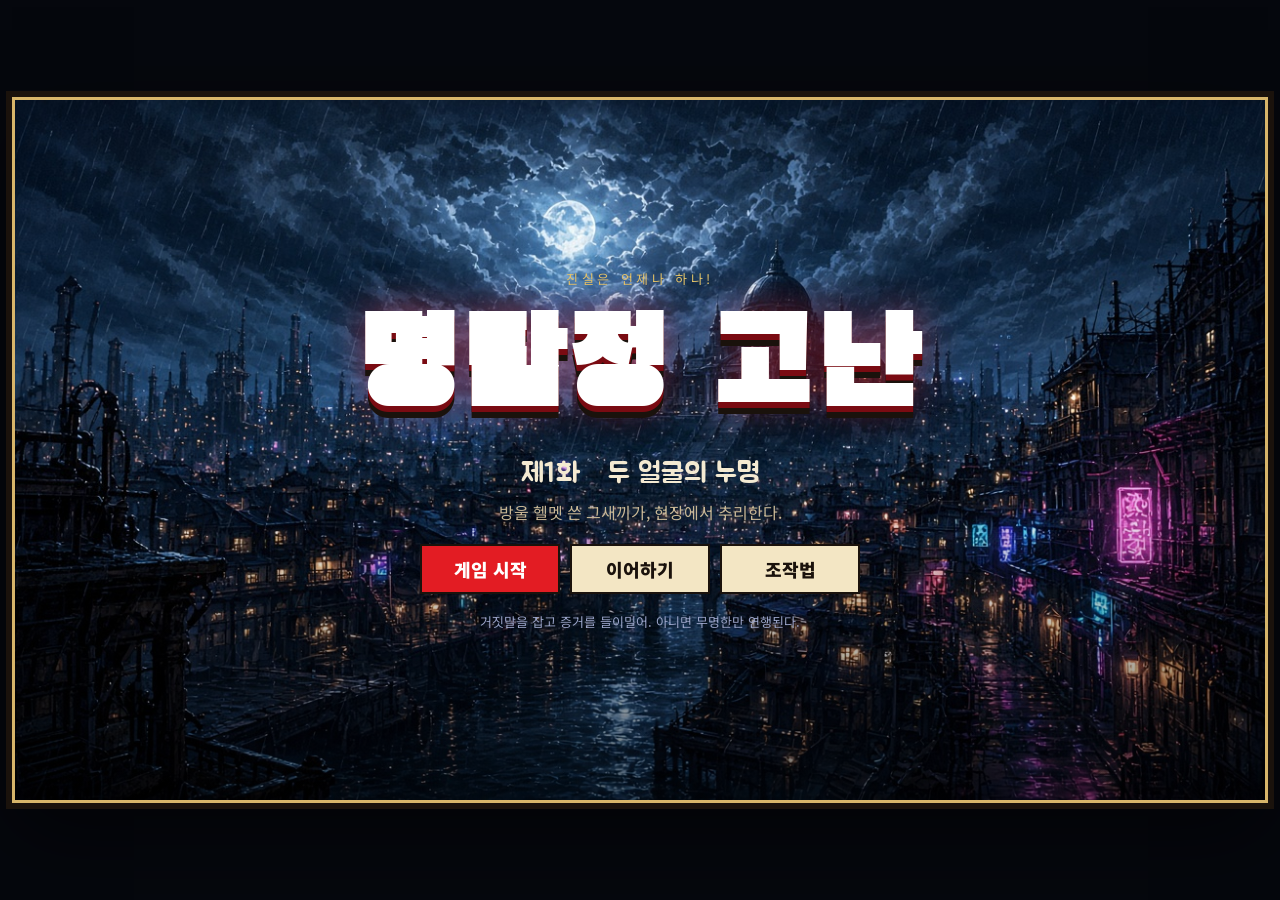
<file: reversal-gonan/index.html>
<!DOCTYPE html>
<html lang="ko">
  <head>
    <meta charset="UTF-8" />
    <meta name="viewport" content="width=device-width, initial-scale=1, viewport-fit=cover" />
    <link rel="icon" href="data:," />
    <title>명탐정 고난 — 제1화 두 얼굴의 누명</title>
    <link rel="preconnect" href="https://fonts.googleapis.com" />
    <link rel="preconnect" href="https://fonts.gstatic.com" crossorigin />
    <link
      href="https://fonts.googleapis.com/css2?family=Black+Han+Sans&family=Jua&family=Noto+Sans+KR:wght@400;700;900&display=swap"
      rel="stylesheet"
    />
    <link rel="stylesheet" href="css/game.css" />
  </head>
  <body>
    <div id="frame">
      <div id="stage" class="bg-title">
        <div id="bg-fx"></div>
        <div id="scene-art"></div>
        <div id="actors"></div>
        <div id="hotspots"></div>
        <div id="hp-bar" hidden></div>
        <button id="btn-record" class="hud-btn" type="button" hidden>기록</button>
        <div id="location-tag" hidden></div>
        <div id="splash" hidden></div>
        <div id="textbox" hidden>
          <div id="speaker"></div>
          <p id="line"></p>
          <span id="cont">▼</span>
        </div>
        <div id="choices" hidden></div>
        <div id="cross-ui" hidden>
          <button type="button" id="btn-press">거짓말이다!</button>
          <div id="stmt-nav">
            <button type="button" id="btn-prev">◀</button>
            <span id="stmt-count">1 / 1</span>
            <button type="button" id="btn-next">▶</button>
          </div>
          <button type="button" id="btn-present">진실은!</button>
        </div>
        <div id="invest-ui" hidden>
          <div id="move-row"></div>
        </div>
        <div id="title-ui">
          <p class="series">진실은 언제나 하나!</p>
          <h1>명탐정 고난</h1>
          <p class="episode">제1화　두 얼굴의 누명</p>
          <p class="tagline">방울 헬멧 쓴 그새끼가, 현장에서 추리한다.</p>
          <div class="title-actions">
            <button type="button" id="btn-new">게임 시작</button>
            <button type="button" id="btn-continue">이어하기</button>
            <button type="button" id="btn-help">조작법</button>
          </div>
          <p class="hint">거짓말을 잡고 증거를 들이밀어. 아니면 무명한만 연행된다.</p>
        </div>
      </div>
    </div>

    <div id="record" class="modal" hidden>
      <div class="modal-card">
        <header>
          <h2>사건 기록</h2>
          <div class="tabs">
            <button type="button" class="tab on" data-tab="evidence">증거</button>
            <button type="button" class="tab" data-tab="profiles">인물</button>
          </div>
          <button type="button" class="close" id="record-close">닫기</button>
        </header>
        <div class="modal-body">
          <ul id="record-list"></ul>
          <article id="record-detail">
            <h3>항목을 선택하세요</h3>
            <p>거짓말이 보이는 증언에 증거를 들이밀면 진실이 열립니다.</p>
          </article>
        </div>
        <footer>
          <button type="button" id="record-present" hidden>이 증거를 들이민다</button>
        </footer>
      </div>
    </div>

    <div id="help" class="modal" hidden>
      <div class="modal-card narrow">
        <header>
          <h2>조작법</h2>
          <button type="button" class="close" id="help-close">닫기</button>
        </header>
        <div class="modal-body help-body">
          <p><b>클릭 / Z / Space / Enter</b> — 대사 진행</p>
          <p><b>조사</b> — 반짝이는 지점을 눌러 단서를 줍니다.</p>
          <p><b>거짓말이다!</b> — 증언을 추궁. 페널티 없음. 전부 눌러보세요.</p>
          <p><b>진실은!</b> — 지금 문장과 모순되는 증거를 들이밀기.</p>
          <p><b>기록 / R</b> — 증거와 인물 확인.</p>
          <p>틀린 증거를 들이밀면 경부의 인내심이 깎입니다. 5번 실패하면 무명한이 연행됩니다.</p>
        </div>
      </div>
    </div>

    <script src="js/case1.js"></script>
    <script src="js/engine.js"></script>
  </body>
</html>
</file>
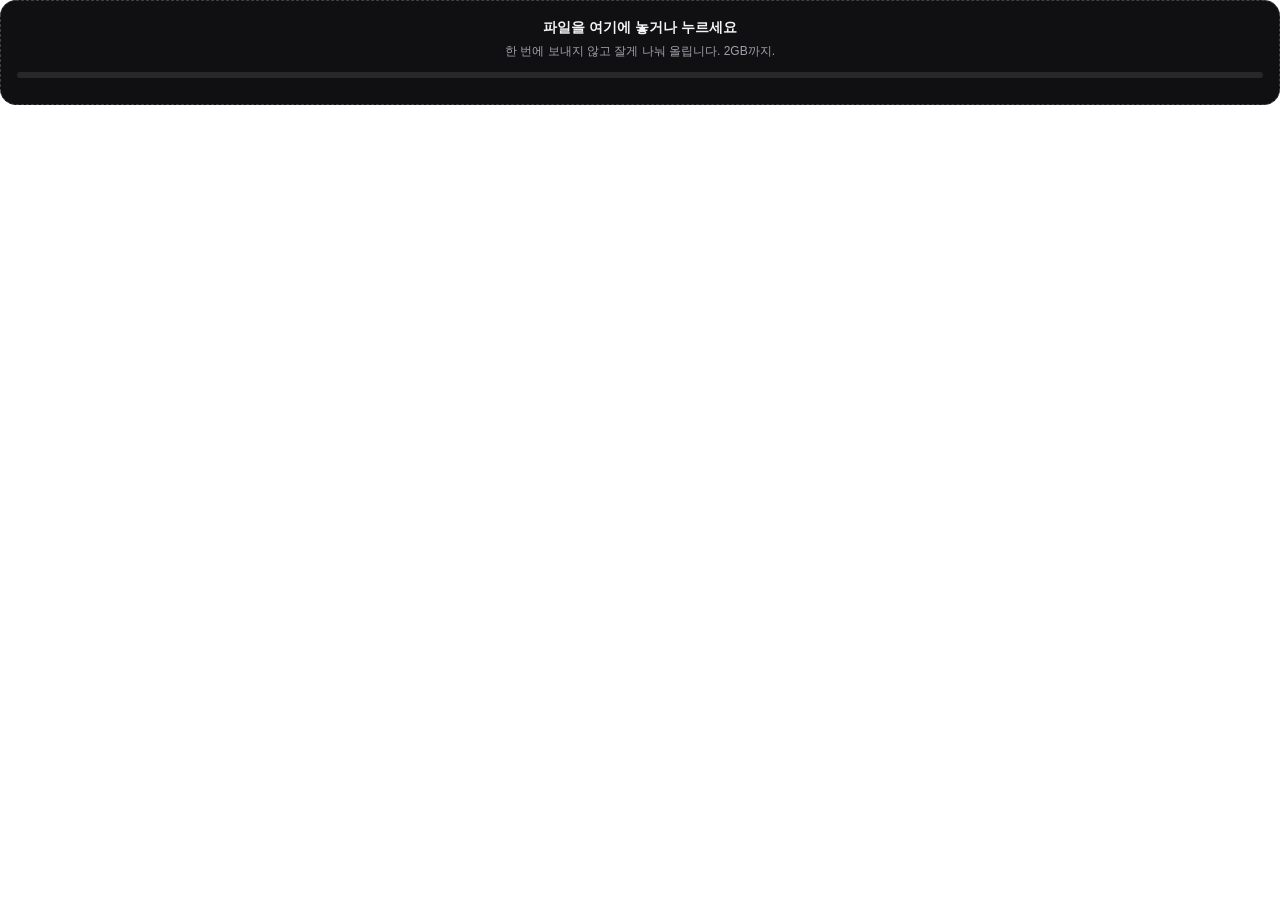
<file: components/chunk_drop/index.html>
<!DOCTYPE html>
<html lang="ko">
  <head>
    <meta charset="UTF-8" />
    <meta name="viewport" content="width=device-width, initial-scale=1" />
    <style>
      html, body { margin: 0; padding: 0; background: transparent; font-family: Pretendard, "Apple SD Gothic Neo", sans-serif; color: #f4f4f5; }
      .box {
        border: 1px dashed #3f3f46;
        border-radius: 16px;
        background: #101012;
        padding: 18px 16px;
        text-align: center;
        cursor: pointer;
      }
      .box:hover { border-color: #8b7cff; }
      .title { font-size: 14px; font-weight: 600; margin-bottom: 6px; }
      .hint { font-size: 12px; color: #a1a1aa; line-height: 1.45; }
      .bar { height: 6px; background: #27272a; border-radius: 99px; margin-top: 12px; overflow: hidden; }
      .fill { height: 100%; width: 0; background: linear-gradient(90deg, #8b7cff, #4f46e5); }
      .err { color: #fca5a5; font-size: 12px; margin-top: 8px; }
      .ok { color: #86efac; font-size: 12px; margin-top: 8px; }
      input { display: none; }
    </style>
  </head>
  <body>
    <div class="box" id="box">
      <div class="title" id="title">파일을 여기에 놓거나 누르세요</div>
      <div class="hint" id="hint">한 번에 보내지 않고 잘게 나눠 올립니다. 2GB까지.</div>
      <div class="bar"><div class="fill" id="fill"></div></div>
      <div class="ok" id="ok"></div>
      <div class="err" id="err"></div>
    </div>
    <input id="file" type="file" />
    <script>
      function sendMessageToStreamlitClient(type, data) {
        const outData = Object.assign({ isStreamlitMessage: true, type: type }, data);
        window.parent.postMessage(outData, "*");
      }
      const Streamlit = {
        setComponentReady() { sendMessageToStreamlitClient("streamlit:componentReady", { apiVersion: 1 }); },
        setFrameHeight(height) { sendMessageToStreamlitClient("streamlit:setFrameHeight", { height: height }); },
        setComponentValue(value) { sendMessageToStreamlitClient("streamlit:setComponentValue", { value: value }); },
        RENDER_EVENT: "streamlit:render",
        events: {
          addEventListener(type, callback) {
            window.addEventListener("message", function (event) {
              if (event.data.type === type) {
                event.detail = event.data;
                callback(event);
              }
            });
          },
        },
      };

      const CHUNK = 1024 * 1024;
      const box = document.getElementById("box");
      const input = document.getElementById("file");
      const fill = document.getElementById("fill");
      const ok = document.getElementById("ok");
      const err = document.getElementById("err");
      const title = document.getElementById("title");
      const hint = document.getElementById("hint");
      let multiple = false;
      let busy = false;

      function uid() {
        const a = new Uint8Array(12);
        crypto.getRandomValues(a);
        return Array.from(a, (b) => b.toString(16).padStart(2, "0")).join("");
      }

      function setProgress(p) { fill.style.width = Math.max(0, Math.min(100, p * 100)) + "%"; }

      function mb(n) {
        return (n / (1024 * 1024)).toFixed(1);
      }

      async function postChunk(id, file, index, total, buf) {
        let lastErr = null;
        for (let attempt = 0; attempt < 5; attempt++) {
          try {
            const res = await fetch("/_studio/chunk", {
              method: "POST",
              headers: {
                "Content-Type": "application/octet-stream",
                "X-Upload-Id": id,
                "X-Chunk-Index": String(index),
                "X-Chunk-Total": String(total),
                "X-File-Name": encodeURIComponent(file.name || "upload.bin"),
              },
              body: buf,
            });
            if (res.ok) return await res.json();
            lastErr = new Error("업로드가 거절되었습니다. (" + res.status + ")");
          } catch (e) {
            lastErr = new Error("네트워크가 잠시 끊겼습니다. 다시 올리는 중…");
          }
          await new Promise((r) => setTimeout(r, 400 * Math.pow(2, attempt)));
        }
        throw lastErr || new Error("업로드에 실패했습니다.");
      }

      async function sendFile(file) {
        const id = uid() + "aa";
        const total = Math.max(1, Math.ceil(file.size / CHUNK));
        for (let i = 0; i < total; i++) {
          const blob = file.slice(i * CHUNK, Math.min(file.size, (i + 1) * CHUNK));
          const buf = await blob.arrayBuffer();
          const data = await postChunk(id, file, i, total, buf);
          setProgress((i + 1) / total);
          hint.textContent = mb(Math.min(file.size, (i + 1) * CHUNK)) + " / " + mb(file.size) + " MB";
          if (i + 1 === total) return data;
        }
        throw new Error("업로드가 끝나지 않았습니다.");
      }

      async function handleFiles(fileList) {
        if (busy || !fileList || !fileList.length) return;
        busy = true;
        err.textContent = "";
        ok.textContent = "";
        const files = multiple ? Array.from(fileList) : [fileList[0]];
        const out = [];
        try {
          for (const file of files) {
            title.textContent = file.name;
            hint.textContent = "올리는 중…";
            const data = await sendFile(file);
            if (!data || !data.done || !data.path) throw new Error("서버가 파일을 끝내지 못했습니다.");
            out.push({ path: data.path, name: data.name || file.name, size: data.size || file.size });
          }
          ok.textContent = out.map((f) => f.name).join(", ") + " 준비됨";
          hint.textContent = "다시 누르면 다른 파일로 바꿀 수 있습니다.";
          Streamlit.setComponentValue({ files: out });
        } catch (e) {
          err.textContent = e.message || "업로드에 실패했습니다.";
          hint.textContent = "파일을 다시 선택해 주세요.";
          Streamlit.setComponentValue({ error: err.textContent });
        } finally {
          busy = false;
          Streamlit.setFrameHeight(document.body.scrollHeight);
        }
      }

      box.addEventListener("click", () => input.click());
      box.addEventListener("dragover", (e) => { e.preventDefault(); });
      box.addEventListener("drop", (e) => {
        e.preventDefault();
        handleFiles(e.dataTransfer && e.dataTransfer.files);
      });
      input.addEventListener("change", () => handleFiles(input.files));

      Streamlit.events.addEventListener(Streamlit.RENDER_EVENT, (event) => {
        const args = (event.detail && event.detail.args) || {};
        multiple = !!args.multiple;
        input.multiple = multiple;
        if (args.label) title.textContent = args.label;
        Streamlit.setFrameHeight(document.body.scrollHeight + 8);
      });
      Streamlit.setComponentReady();
      Streamlit.setFrameHeight(120);
    </script>
  </body>
</html>
</file>
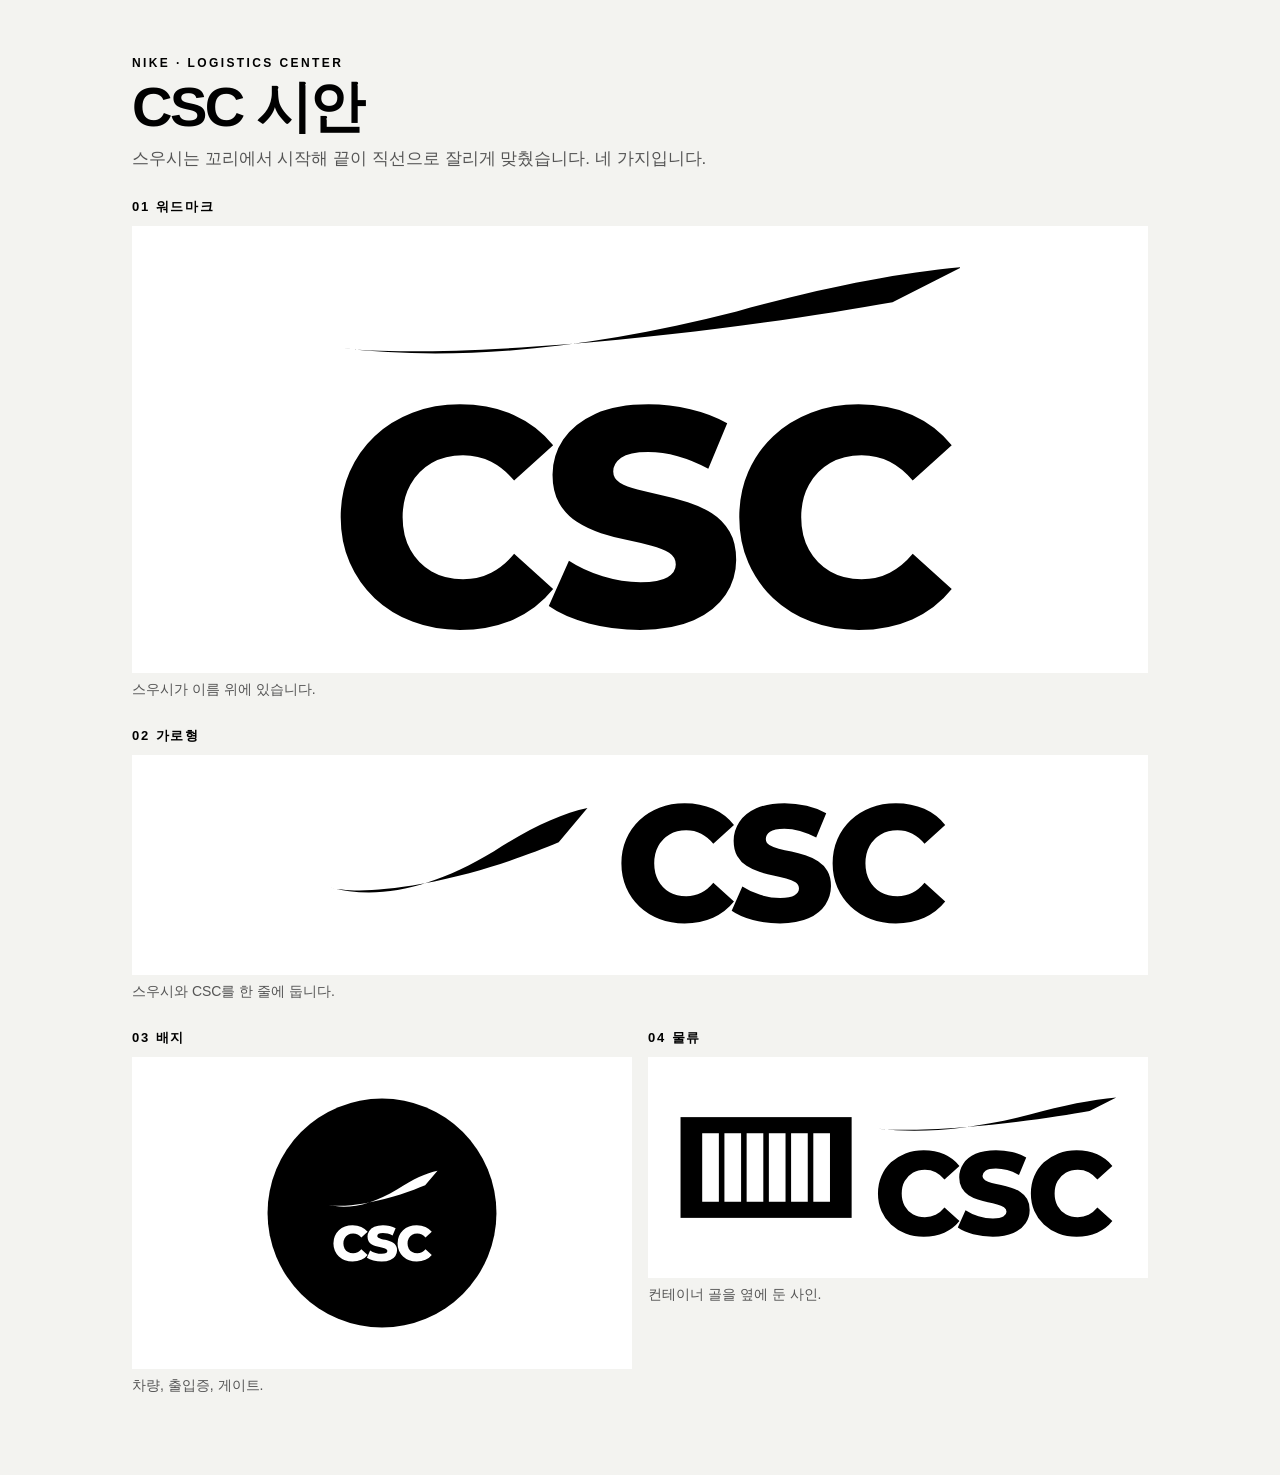
<file: logos/preview.html>
<!DOCTYPE html>
<html lang="ko">
<head>
  <meta charset="utf-8">
  <meta name="viewport" content="width=device-width, initial-scale=1">
  <title>CSC 로고 시안</title>
  <style>
    :root { --ink: #000; --paper: #f3f3f0; --muted: #555; }
    * { box-sizing: border-box; }
    body { margin: 0; background: var(--paper); color: var(--ink); font-family: Inter, "Noto Sans", sans-serif; }
    .wrap { max-width: 1080px; margin: 0 auto; padding: 56px 32px 80px; }
    .eyebrow { margin: 0 0 10px; font-size: 12px; letter-spacing: 0.2em; font-weight: 650; }
    h1 { margin: 0; font-size: 56px; letter-spacing: -0.045em; line-height: 0.95; }
    .lead { margin: 14px 0 0; color: var(--muted); font-size: 17px; }
    .opt { margin-top: 28px; }
    .kicker { margin: 0 0 10px; font-size: 13px; letter-spacing: 0.14em; font-weight: 650; }
    .panel { background: #fff; min-height: 220px; display: flex; align-items: center; justify-content: center; padding: 36px 28px; }
    .panel img { width: min(100%, 640px); height: auto; }
    .split { display: grid; grid-template-columns: 1fr 1fr; gap: 16px; }
    .panel.dark { background: #000; }
    .panel.dark img { filter: invert(1); width: min(100%, 420px); }
    .badge img { width: 220px; filter: none; }
    .note { margin: 8px 0 0; color: var(--muted); font-size: 14px; }
    @media (max-width: 800px) { .split { grid-template-columns: 1fr; } h1 { font-size: 40px; } }
  </style>
</head>
<body>
  <main class="wrap">
    <p class="eyebrow">NIKE · LOGISTICS CENTER</p>
    <h1>CSC 시안</h1>
    <p class="lead">스우시는 꼬리에서 시작해 끝이 직선으로 잘리게 맞췄습니다. 네 가지입니다.</p>

    <section class="opt">
      <p class="kicker">01 워드마크</p>
      <div class="panel"><img src="csc-wordmark.svg" alt="스우시 아래 CSC"></div>
      <p class="note">스우시가 이름 위에 있습니다.</p>
    </section>

    <section class="opt">
      <p class="kicker">02 가로형</p>
      <div class="panel"><img src="csc-horizontal.svg" alt="스우시와 CSC를 나란히"></div>
      <p class="note">스우시와 CSC를 한 줄에 둡니다.</p>
    </section>

    <div class="split">
      <section class="opt">
        <p class="kicker">03 배지</p>
        <div class="panel"><img src="csc-badge.svg" alt="원형 배지" style="width:240px"></div>
        <p class="note">차량, 출입증, 게이트.</p>
      </section>
      <section class="opt">
        <p class="kicker">04 물류</p>
        <div class="panel"><img src="csc-logistics.svg" alt="컨테이너와 스우시, CSC"></div>
        <p class="note">컨테이너 골을 옆에 둔 사인.</p>
      </section>
    </div>
  </main>
</body>
</html>
</file>
<file: reversal-gonan/css/game.css>
:root {
  --ink: #f4ead2;
  --muted: #c9b896;
  --gold: #e4c56a;
  --red: #e31c23;
  --red-deep: #7a0b12;
  --navy: #0a1022;
  --navy-2: #141c36;
  --wood: #6b3a1f;
  --wood-dark: #3a1d10;
  --line: #1a120c;
}

* {
  box-sizing: border-box;
}

html,
body {
  margin: 0;
  height: 100%;
  background: #05070d;
  color: var(--ink);
  font-family: "Noto Sans KR", sans-serif;
  overflow: hidden;
}

button {
  font-family: inherit;
  cursor: pointer;
}

#frame {
  height: 100%;
  display: grid;
  place-items: center;
  padding: 12px;
}

#stage {
  position: relative;
  width: min(1280px, 100%);
  aspect-ratio: 16 / 9;
  max-height: calc(100vh - 24px);
  overflow: hidden;
  border: 3px solid #d7b56a;
  box-shadow: 0 0 0 6px #1a120c, 0 30px 80px rgba(0, 0, 0, 0.55);
  background: #0b1020;
}

#bg-fx,
#scene-art,
#actors,
#hotspots,
#splash {
  position: absolute;
  inset: 0;
  pointer-events: none;
}

#bg-fx {
  z-index: 1;
  background: linear-gradient(to top, rgba(0, 0, 0, 0.55) 0%, rgba(0, 0, 0, 0.08) 40%, transparent 58%);
}
#scene-art {
  z-index: 0;
}
#actors {
  z-index: 2;
}
#hotspots {
  z-index: 4;
}
#splash {
  z-index: 20;
}

#hotspots {
  pointer-events: none;
}

#hotspots .spot {
  position: absolute;
  pointer-events: auto;
  border: 2px dashed rgba(228, 197, 106, 0.0);
  background: transparent;
  color: transparent;
  cursor: pointer;
}

#hotspots .spot::after {
  content: "";
  position: absolute;
  left: 50%;
  top: 50%;
  width: 18px;
  height: 18px;
  transform: translate(-50%, -50%);
  border-radius: 50%;
  background: radial-gradient(circle, #ffe08a 0%, rgba(255, 210, 80, 0.1) 70%);
  box-shadow: 0 0 18px #e4c56a;
  animation: pulse 1.4s ease-in-out infinite;
}

#hotspots .spot:hover,
#hotspots .spot:focus-visible {
  border-color: rgba(228, 197, 106, 0.85);
  background: rgba(228, 197, 106, 0.12);
}

@keyframes pulse {
  0%,
  100% {
    transform: translate(-50%, -50%) scale(0.8);
    opacity: 0.55;
  }
  50% {
    transform: translate(-50%, -50%) scale(1.25);
    opacity: 1;
  }
}

/* painted backgrounds */


.shake {
  animation: shake 0.42s linear;
}

@keyframes shake {
  0%,
  100% {
    transform: translateX(0);
  }
  20% {
    transform: translateX(-10px) rotate(-0.4deg);
  }
  40% {
    transform: translateX(10px);
  }
  60% {
    transform: translateX(-7px);
  }
  80% {
    transform: translateX(6px);
  }
}

/* portraits */
#scene-art {
  background-size: cover;
  background-position: center;
  background-repeat: no-repeat;
}

.bg-title #scene-art,
.bg-night #scene-art {
  background-image: url("../art/bg/night.png");
}
.bg-office #scene-art {
  background-image: url("../art/bg/office.png");
}
.bg-museum #scene-art {
  background-image: url("../art/bg/museum.png");
}
.bg-cell #scene-art {
  background-image: url("../art/bg/cell.png");
}
.bg-lab #scene-art {
  background-image: url("../art/bg/lab.png");
}
.bg-court #scene-art {
  background-image: url("../art/bg/court.png");
}
.bg-ending #scene-art {
  background-image: url("../art/bg/ending.png");
}

.bg-office #scene-art::after,
.bg-court #scene-art::before,
.bg-museum #scene-art::before,
.bg-title #scene-art::before {
  content: none !important;
  display: none !important;
}

#actors {
  display: flex;
  align-items: flex-end;
  justify-content: center;
  padding: 0 3% 19%;
}

#actors.solo {
  justify-content: center;
}

#actors.split {
  justify-content: space-between;
  padding-left: 6%;
  padding-right: 6%;
}

.portrait-img {
  height: 84%;
  max-width: 54%;
  object-fit: contain;
  object-position: bottom center;
  filter: drop-shadow(0 22px 28px rgba(0, 0, 0, 0.7));
  transform-origin: bottom center;
  animation: actorIn 0.32s cubic-bezier(0.16, 1.4, 0.3, 1);
  pointer-events: none;
  user-select: none;
  -webkit-mask-image: linear-gradient(to bottom, #000 70%, transparent 100%);
  mask-image: linear-gradient(to bottom, #000 70%, transparent 100%);
}

.portrait-img.gonan {
  height: 92%;
  max-width: 70%;
}

.portrait-img.flip {
  transform: scaleY(-1);
}

@keyframes actorIn {
  from {
    opacity: 0;
    transform: translateY(36px) scale(1.06);
  }
  to {
    opacity: 1;
    transform: none;
  }
}

#actors.solo {
  justify-content: center;
}

#actors.split {
  justify-content: space-between;
  padding-left: 8%;
  padding-right: 8%;
}

.portrait {
  position: relative;
  width: 210px;
  height: 280px;
  filter: drop-shadow(0 18px 0 rgba(0, 0, 0, 0.28));
  transform-origin: bottom center;
}

.portrait.tiny {
  width: 150px;
  height: 210px;
  align-self: flex-end;
  margin-bottom: 10px;
}

.portrait.flip {
  transform: scaleY(-1);
  margin-bottom: 40px;
}

.portrait .head,
.portrait .body,
.portrait .hair {
  position: absolute;
}

.portrait .head .glass,
.portrait .head .mouth,
.portrait .head .eye {
  position: absolute;
}

.portrait .head {
  left: 50%;
  top: 18px;
  width: 118px;
  height: 118px;
  transform: translateX(-50%);
  border-radius: 50%;
  border: 4px solid var(--line);
  background: #f3c7a3;
  z-index: 3;
}

.portrait.tiny .head {
  width: 86px;
  height: 86px;
}

.portrait .hair {
  left: 50%;
  top: 6px;
  width: 132px;
  height: 52px;
  transform: translateX(-50%);
  border-radius: 90px 90px 18px 18px;
  z-index: 4;
}

.portrait .eye {
  width: 14px;
  height: 16px;
  background: #1a120c;
  border-radius: 50%;
  top: 44%;
  z-index: 6;
}

.portrait .eye.l {
  left: 24px;
}
.portrait .eye.r {
  right: 24px;
  left: auto;
}

.portrait .mouth {
  left: 50%;
  top: 68%;
  width: 28px;
  height: 10px;
  transform: translateX(-50%);
  border-bottom: 4px solid #1a120c;
  border-radius: 0 0 12px 12px;
  z-index: 6;
}

.portrait .body {
  left: 50%;
  bottom: 0;
  width: 150px;
  height: 150px;
  transform: translateX(-50%);
  border: 4px solid var(--line);
  border-bottom: 0;
  border-radius: 24px 24px 0 0;
  z-index: 1;
}

.portrait.tiny .body {
  width: 92px;
  height: 88px;
}

.portrait .badge {
  position: absolute;
  right: 44px;
  top: 48px;
  width: 22px;
  height: 22px;
  border-radius: 50%;
  background: #e4c56a;
  border: 3px solid #1a120c;
  z-index: 2;
}

.gonan .hair {
  background: #1c2744;
}
.gonan .body {
  background: #2f5bd7;
}
.gonan .glass {
  left: 10px;
  right: 10px;
  width: auto;
  top: 36%;
  height: 26%;
  border: 3px solid #1a120c;
  border-radius: 8px;
  background: rgba(180, 220, 255, 0.2);
  z-index: 5;
}

.muhyeong .hair {
  background: #6b4a2b;
  height: 46px;
  top: 16px;
}
.muhyeong .body {
  background: #8a5a32;
}
.muhyeong.sleep .eye {
  height: 4px;
  top: 56px;
  border-radius: 0;
}
.muhyeong.sleep .mouth {
  width: 18px;
  height: 18px;
  border: 4px solid #1a120c;
  border-radius: 50%;
  background: #3a1020;
}

.baksa .hair {
  background: transparent;
  height: 0;
}
.baksa .head {
  background: #e8d2b0;
}
.baksa .body {
  background: #e8eef2;
}
.baksa .glass {
  left: 8px;
  right: 8px;
  width: auto;
  top: 32%;
  height: 30%;
  border-radius: 12px;
  border: 3px solid #1a120c;
  background: rgba(120, 255, 160, 0.12);
  z-index: 5;
}

.miryeon .hair {
  background: #3b2214;
  height: 90px;
}
.miryeon .body {
  background: #e4572e;
}

.judge .hair {
  background: #f2f0ea;
  height: 38px;
}
.judge .body {
  background: #111;
}
.judge .head {
  background: #efd2b4;
}

.yujoe .hair {
  background: #c9c3bf;
  height: 50px;
}
.yujoe .body {
  background: #6b1630;
}
.yujoe .head {
  background: #e8c2a4;
}

.jeong .hair {
  background: #2c2c2c;
}
.jeong .body {
  background: #2b4c3a;
}

.meseu .hair {
  background: #9aa3aa;
  height: 34px;
}
.meseu .body {
  background: #d9e2e8;
}
.meseu .glass {
  left: 12px;
  right: 12px;
  width: auto;
  top: 52%;
  height: 22%;
  background: #f4f7fa;
  border: 3px solid #1a120c;
  z-index: 5;
}

.jeondoman .hair {
  background: #f2d25a;
}
.jeondoman .body {
  background: #3d7cff;
}

.mood-shock .eye {
  width: 18px;
  height: 22px;
  background: #fff;
  box-shadow: inset 0 0 0 4px #1a120c;
}
.mood-angry .mouth {
  border-bottom: 0;
  border-top: 4px solid #1a120c;
  top: 72%;
}
.mood-smirk .mouth {
  width: 22px;
  left: 58%;
  border-radius: 0 0 14px 0;
}
.mood-think .mouth {
  width: 16px;
  height: 16px;
  border: 3px solid #1a120c;
  border-radius: 50%;
  background: transparent;
  top: 76px;
}
.mood-sweat .head::after {
  content: "";
  position: absolute;
  right: 8px;
  top: 10px;
  width: 10px;
  height: 22px;
  border-radius: 10px;
  background: #7ec8ff;
}

/* HUD */
#hp-bar {
  position: absolute;
  top: 14px;
  right: 88px;
  display: flex;
  gap: 6px;
  z-index: 6;
}

#hp-bar span {
  font-family: "Black Han Sans", sans-serif;
  font-size: 28px;
  color: var(--red);
  text-shadow: 2px 2px 0 #1a120c;
  transition: transform 0.2s, opacity 0.2s;
}

#hp-bar span.off {
  color: #4a3030;
  opacity: 0.35;
  transform: scale(0.8);
}

.hud-btn,
#location-tag {
  position: absolute;
  z-index: 6;
  background: #1a120c;
  color: var(--gold);
  border: 2px solid var(--gold);
  font-weight: 900;
}

#btn-record {
  top: 14px;
  right: 14px;
  padding: 8px 12px;
}

#location-tag {
  top: 14px;
  left: 14px;
  padding: 8px 12px;
  letter-spacing: 0.08em;
}

#textbox {
  position: absolute;
  left: 4%;
  right: 4%;
  bottom: 14px;
  min-height: 122px;
  padding: 28px 22px 16px;
  background: linear-gradient(180deg, rgba(12, 18, 36, 0.94), rgba(8, 10, 20, 0.96));
  border: 3px solid var(--gold);
  box-shadow: 0 0 0 4px #1a120c;
  z-index: 7;
}

#speaker {
  position: absolute;
  top: -16px;
  left: 18px;
  background: var(--red);
  color: #fff;
  font-weight: 900;
  padding: 4px 12px;
  border: 2px solid #1a120c;
  min-width: 72px;
}

#speaker.narrator {
  background: #2a3348;
}

#line {
  margin: 0;
  font-size: 22px;
  line-height: 1.55;
  min-height: 68px;
  letter-spacing: -0.02em;
}

#cont {
  position: absolute;
  right: 14px;
  bottom: 8px;
  color: var(--gold);
  animation: bob 0.8s ease-in-out infinite;
}

@keyframes bob {
  50% {
    transform: translateY(4px);
    opacity: 0.4;
  }
}

#choices {
  position: absolute;
  left: 50%;
  bottom: 170px;
  transform: translateX(-50%);
  display: grid;
  gap: 8px;
  z-index: 8;
  width: min(560px, 86%);
}

#choices button {
  background: #11182c;
  color: var(--ink);
  border: 2px solid var(--gold);
  padding: 12px 16px;
  font-size: 18px;
  font-weight: 700;
  text-align: left;
}

#choices button:hover,
#cross-ui button:hover,
.title-actions button:hover,
#record-present:hover {
  background: #e4c56a;
  color: #1a120c;
}

#cross-ui,
#invest-ui {
  position: absolute;
  left: 4%;
  right: 4%;
  bottom: 154px;
  z-index: 8;
  display: flex;
  justify-content: space-between;
  align-items: center;
  gap: 8px;
}

#invest-ui {
  bottom: 16px;
  justify-content: flex-end;
}

#move-row {
  display: flex;
  flex-wrap: wrap;
  gap: 8px;
  justify-content: flex-end;
}

#cross-ui button,
#move-row button,
.title-actions button,
#record-present,
.modal .close,
.tabs .tab {
  border: 2px solid #1a120c;
  font-weight: 900;
  padding: 10px 14px;
  background: #f3e6c4;
  color: #1a120c;
}

#cross-ui button {
  white-space: nowrap;
  font-size: 18px;
}

#cross-ui #btn-press {
  background: #3d7cff;
  color: #fff;
}

#cross-ui #btn-present {
  background: var(--red);
  color: #fff;
}

#stmt-nav {
  display: flex;
  align-items: center;
  gap: 8px;
  background: rgba(10, 16, 34, 0.8);
  padding: 6px 10px;
  border: 2px solid var(--gold);
}

/* title */
#title-ui {
  position: absolute;
  inset: 0;
  z-index: 9;
  display: grid;
  place-content: center;
  text-align: center;
  gap: 8px;
  padding: 24px;
}

#title-ui h1 {
  font-family: "Black Han Sans", sans-serif;
  font-size: clamp(64px, 10vw, 120px);
  margin: 0;
  color: #fff;
  letter-spacing: 0.04em;
  text-shadow: 0 6px 0 #7a0b12, 0 12px 0 #1a120c, 0 0 40px rgba(227, 28, 35, 0.5);
}

#title-ui .series,
#title-ui .episode,
#title-ui .tagline,
#title-ui .hint {
  margin: 0;
}

#title-ui .series {
  color: var(--gold);
  letter-spacing: 0.28em;
  font-size: 13px;
}

#title-ui .episode {
  font-family: "Jua", sans-serif;
  font-size: 28px;
}

#title-ui .tagline {
  color: var(--muted);
  margin-bottom: 12px;
}

.title-actions {
  display: flex;
  justify-content: center;
  gap: 10px;
  flex-wrap: wrap;
}

.title-actions button {
  min-width: 140px;
  font-size: 18px;
  background: var(--red);
  color: #fff;
}

#btn-continue,
#btn-help {
  background: #f3e6c4;
  color: #1a120c;
}

#title-ui .hint {
  margin-top: 10px;
  color: #9aa3c7;
  font-size: 13px;
}

/* splash */
#splash {
  display: grid;
  place-items: center;
  z-index: 20;
  background: rgba(0, 0, 0, 0.28);
}

#splash .stamp {
  font-family: "Black Han Sans", sans-serif;
  font-size: clamp(64px, 12vw, 140px);
  color: #fff;
  padding: 10px 28px;
  border: 10px solid #fff;
  transform: rotate(-12deg);
  text-shadow: 6px 6px 0 #1a120c;
  animation: stamp 0.38s cubic-bezier(0.2, 1.6, 0.3, 1);
}

#splash.objection .stamp {
  background: var(--red);
}
#splash.hold .stamp {
  background: #3d7cff;
  font-size: clamp(36px, 7vw, 88px);
}
#splash.take .stamp {
  background: #d48a12;
}
#splash.guilty .stamp {
  background: #111;
  color: var(--red);
}
#splash.reveal .stamp {
  background: #111;
  font-size: clamp(36px, 6vw, 72px);
  transform: rotate(-6deg);
}

@keyframes stamp {
  0% {
    transform: rotate(-12deg) scale(2.4);
    opacity: 0;
  }
  70% {
    transform: rotate(-12deg) scale(0.92);
    opacity: 1;
  }
  100% {
    transform: rotate(-12deg) scale(1);
  }
}

/* modal */
.modal {
  position: fixed;
  inset: 0;
  background: rgba(0, 0, 0, 0.62);
  display: grid;
  place-items: center;
  z-index: 30;
  padding: 16px;
}

.modal-card {
  width: min(920px, 100%);
  max-height: 86vh;
  background: #1b2238;
  border: 3px solid var(--gold);
  display: flex;
  flex-direction: column;
}

.modal-card.narrow {
  width: min(520px, 100%);
}

.modal-card header,
.modal-card footer {
  display: flex;
  align-items: center;
  gap: 10px;
  padding: 12px 14px;
  background: #11182c;
}

.modal-card h2,
.modal-card h3 {
  margin: 0;
  font-family: "Jua", sans-serif;
}

.tabs {
  display: flex;
  gap: 6px;
  margin-left: auto;
}

.tabs .tab.on {
  background: var(--red);
  color: #fff;
}

.modal-body {
  display: grid;
  grid-template-columns: 240px 1fr;
  gap: 12px;
  padding: 12px 14px;
  overflow: auto;
}

.help-body {
  display: block;
  grid-template-columns: none;
}

#record-list {
  list-style: none;
  margin: 0;
  padding: 0;
  display: grid;
  gap: 6px;
  align-content: start;
}

#record-list button {
  width: 100%;
  text-align: left;
  background: #11182c;
  color: var(--ink);
  border: 2px solid #3a4568;
  padding: 10px;
}

#record-list button.on {
  border-color: var(--gold);
  background: #2a3348;
}

#record-detail {
  background: #11182c;
  padding: 14px;
  border: 2px solid #3a4568;
}

#record-present {
  margin-left: auto;
  background: var(--red);
  color: #fff;
}

.hidden,
[hidden] {
  display: none !important;
}

@media (max-width: 760px) {
  #line {
    font-size: 16px;
  }
  .portrait {
    width: 140px;
    height: 190px;
  }
  .modal-body {
    grid-template-columns: 1fr;
  }
  #textbox {
    min-height: 150px;
  }
  #cross-ui {
    bottom: 176px;
  }
}
</file>
